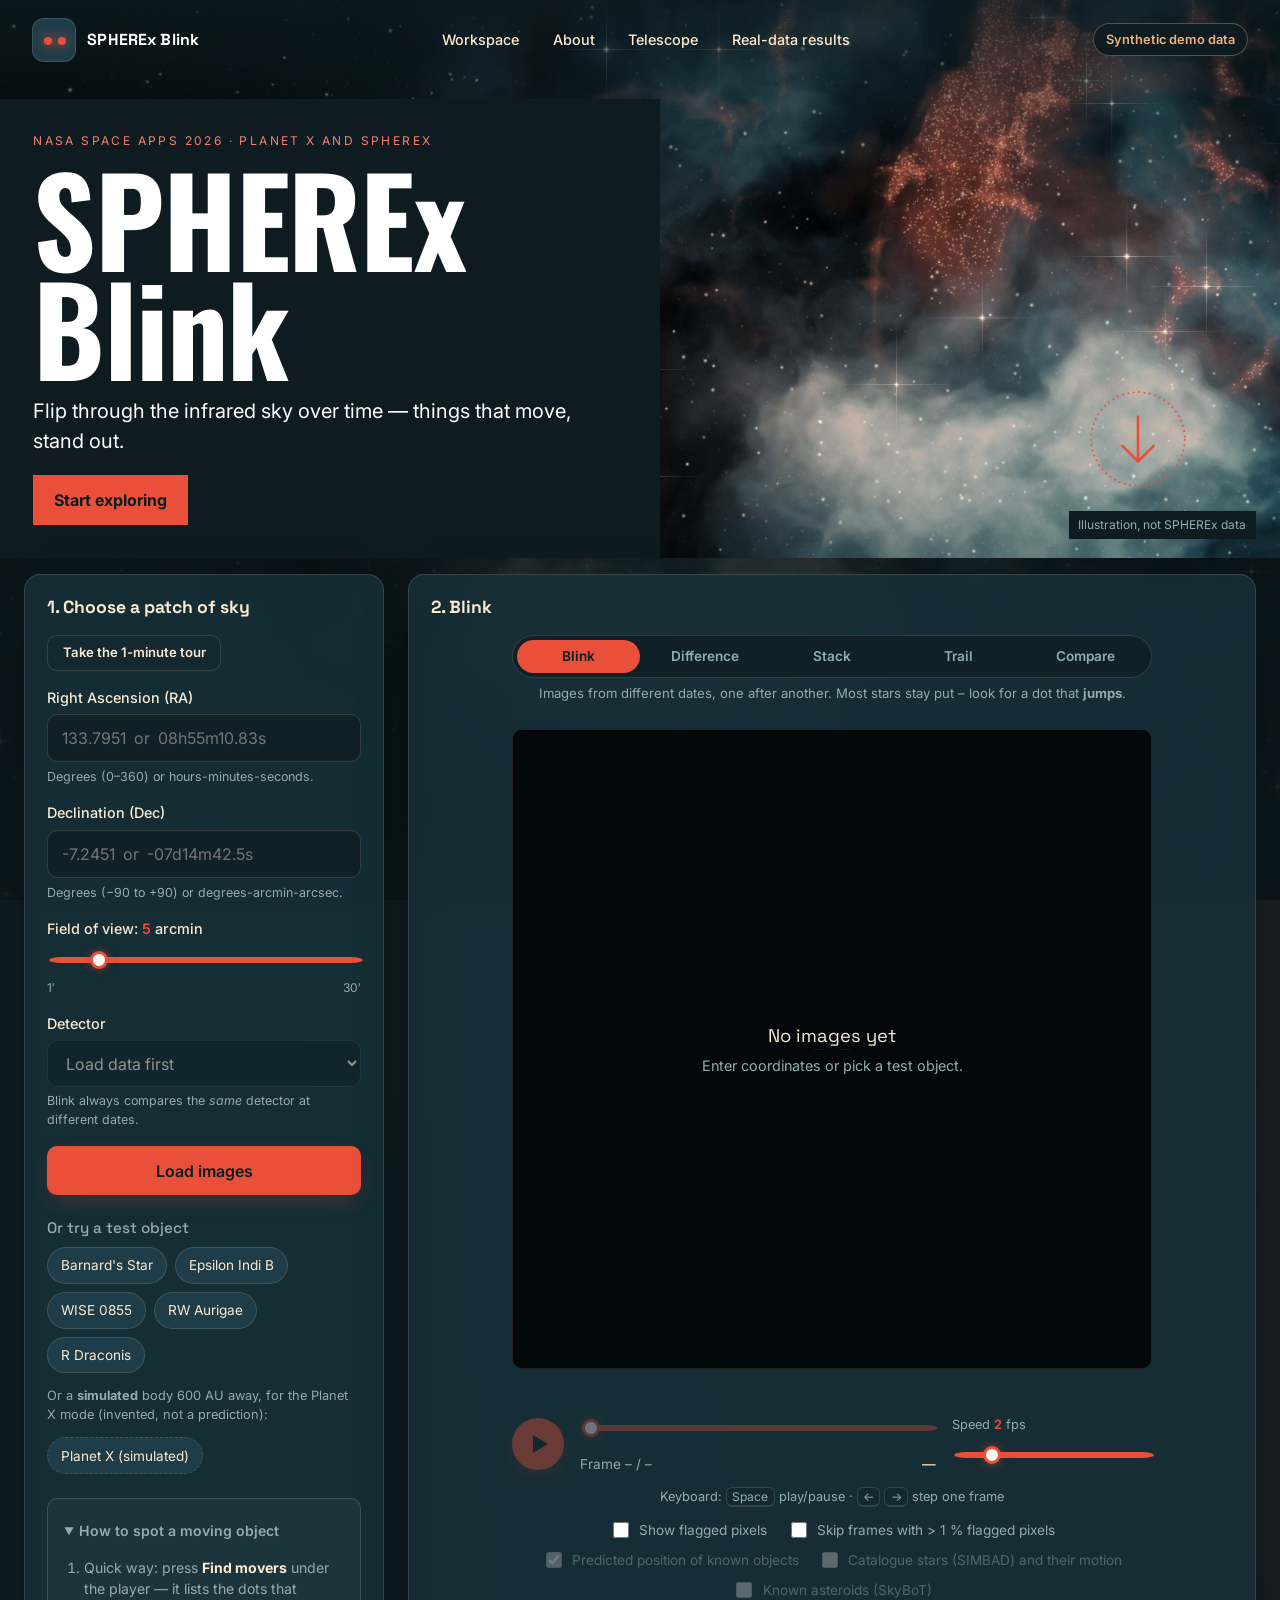
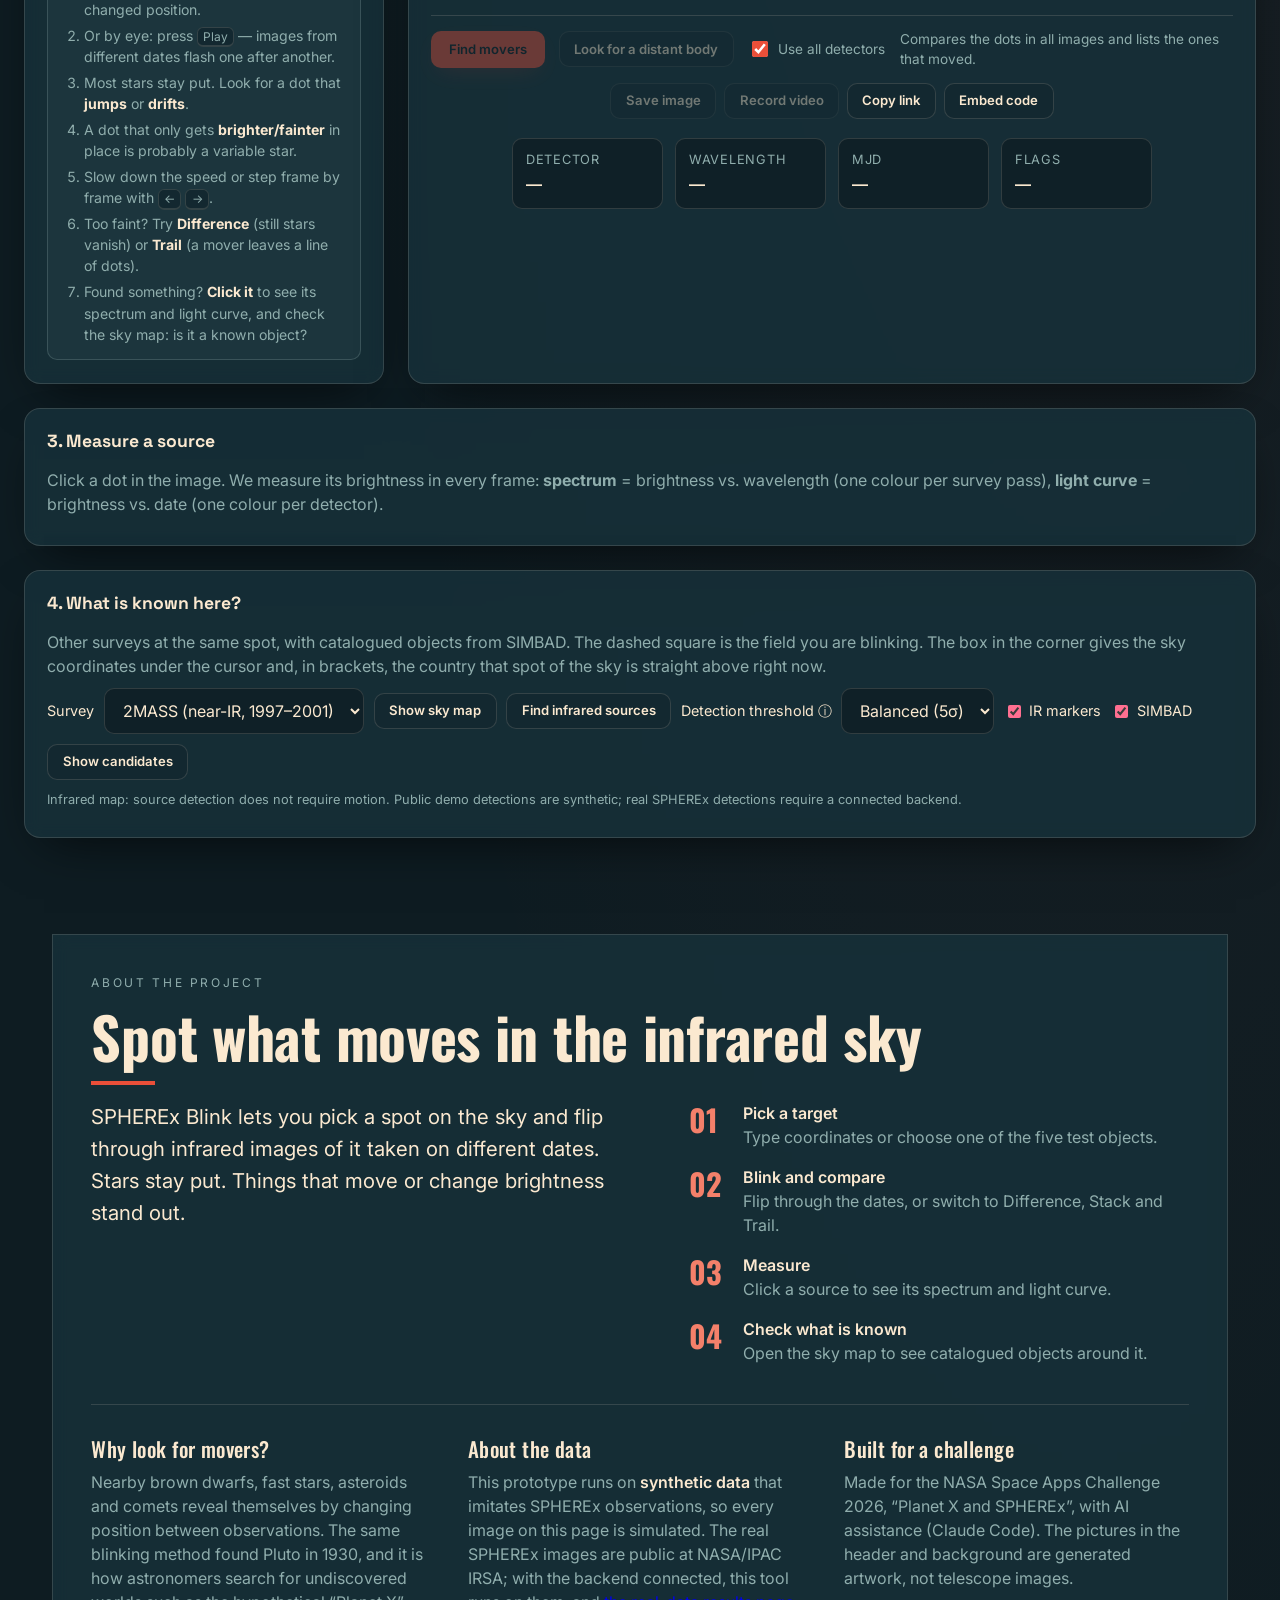
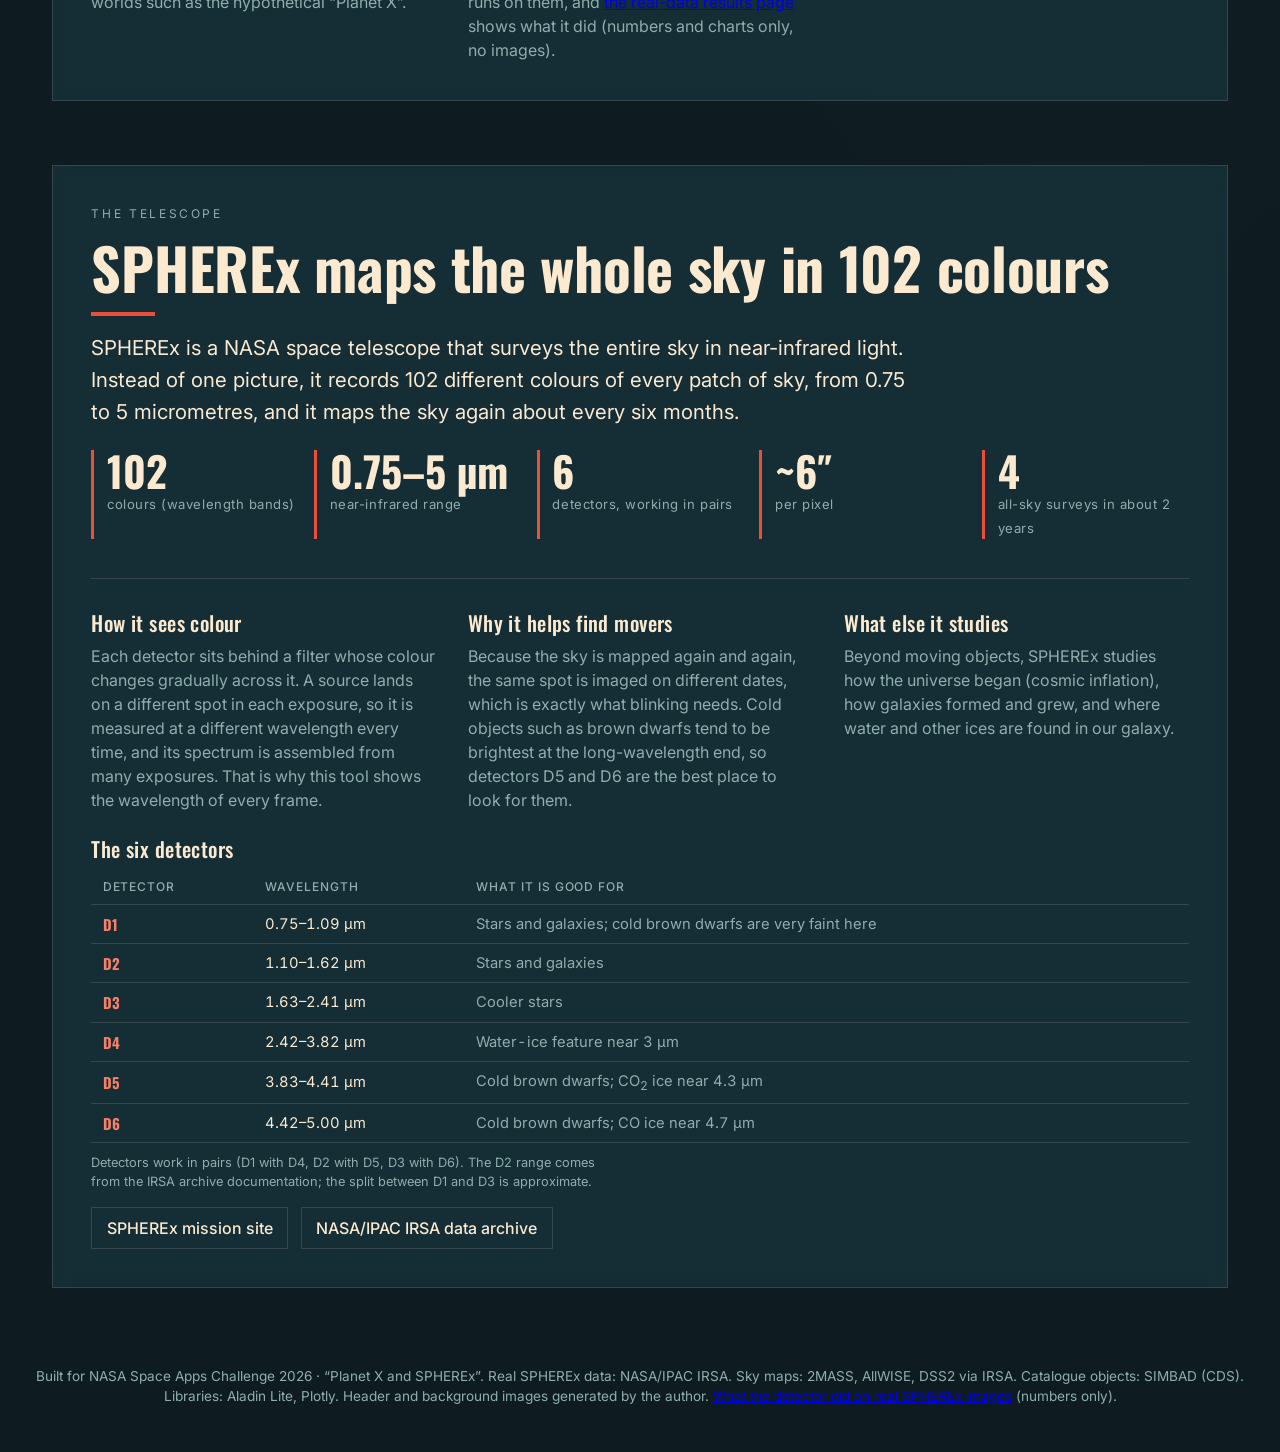
<file: frontend/index.html>
<!DOCTYPE html>
<html lang="en">
<head>
  <meta charset="UTF-8">
  <meta name="viewport" content="width=device-width, initial-scale=1.0">
  <title>SPHEREx Blink – Spot Moving Objects in the Infrared Sky</title>
  <meta name="description" content="Enter sky coordinates and blink through NASA SPHEREx near-infrared images taken at different times to spot moving objects like brown dwarfs, nearby stars and asteroids.">

  <!-- Google Fonts: Space Grotesk for headings, Inter for body text -->
  <link rel="preconnect" href="https://fonts.googleapis.com">
  <link rel="preconnect" href="https://fonts.gstatic.com" crossorigin>
  <link href="https://fonts.googleapis.com/css2?family=Inter:wght@400;500;600&family=Oswald:wght@500;700&family=Space+Grotesk:wght@500;700&display=swap" rel="stylesheet">

  <script>if (/[?&]embed=1(&|$)/.test(location.search)) document.documentElement.classList.add("embed");</script>   <!-- ?embed=1: workspace only, for an <iframe> -->
  <link rel="stylesheet" href="css/styles.css?v=15">
</head>
<body>
  <!-- Decorative animated starfield behind everything (pure CSS, aria-hidden) -->
  <div class="sky-bg" aria-hidden="true"></div>

  <!-- Hero header: big banner. The picture is a decorative illustration generated by
       scratch/make_nebula.py (own work, no third-party pixels), not SPHEREx data. -->
  <header class="hero" id="top">
    <div class="hero-top">
      <a class="hero-logo" href="#top"><span class="brand-logo" aria-hidden="true"></span><span>SPHEREx Blink</span></a>
      <nav class="hero-nav" aria-label="Page sections"><a href="#workspace">Workspace</a><a href="#about">About</a><a href="#telescope">Telescope</a><a href="results.html">Real-data results</a></nav>
      <span class="badge" id="data-source-badge" title="Which data source is active">Synthetic demo data</span>
    </div>
    <div class="hero-title">
      <p class="hero-eyebrow">NASA Space Apps 2026 &middot; Planet X and SPHEREx</p>
      <h1><span>SPHEREx</span><span>Blink</span></h1>
      <p class="hero-tag">Flip through the infrared sky over time &mdash; things that move, stand out.</p>
      <a class="hero-cta" href="#workspace">Start exploring</a>
    </div>
    <a class="hero-scroll" href="#workspace" aria-label="Scroll down to the workspace">
      <svg viewBox="0 0 120 120" aria-hidden="true" focusable="false">
        <circle class="ring" cx="60" cy="60" r="54" fill="none" stroke="currentColor" stroke-width="2" stroke-dasharray="2 4.2"/>
        <path d="M60 34v50M42 68l18 18 18-18" fill="none" stroke="currentColor" stroke-width="3" stroke-linecap="round" stroke-linejoin="round"/>
      </svg>
    </a>
    <p class="hero-credit">Illustration, not SPHEREx data</p>
  </header>

  <!-- Only visible with ?embed=1 (the banner, which holds the data badge, is hidden then): say what the data is -->
  <p class="embed-note" id="embed-note"></p>

  <main class="layout" id="workspace">
    <!-- ============ LEFT: search controls ============ -->
    <section class="panel controls" aria-labelledby="controls-title">
      <h2 id="controls-title">1. Choose a patch of sky</h2>
      <p class="tour-launch"><button type="button" class="btn btn-small" id="tour-btn">Take the 1-minute tour</button></p>

      <form id="search-form" novalidate>
        <div class="field">
          <label for="ra-input">Right Ascension (RA)</label>
          <input id="ra-input" name="ra" type="text" inputmode="decimal" autocomplete="off"
                 placeholder="133.7951  or  08h55m10.83s" aria-describedby="ra-help ra-error">
          <small id="ra-help" class="help">Degrees (0–360) or hours-minutes-seconds.</small>
          <small id="ra-error" class="error-text" role="alert"></small>
        </div>

        <div class="field">
          <label for="dec-input">Declination (Dec)</label>
          <input id="dec-input" name="dec" type="text" inputmode="decimal" autocomplete="off"
                 placeholder="-7.2451  or  -07d14m42.5s" aria-describedby="dec-help dec-error">
          <small id="dec-help" class="help">Degrees (−90 to +90) or degrees-arcmin-arcsec.</small>
          <small id="dec-error" class="error-text" role="alert"></small>
        </div>

        <div class="field">
          <label for="fov-input">Field of view: <output id="fov-value" for="fov-input">5</output> arcmin</label>
          <input id="fov-input" name="fov" type="range" min="1" max="30" step="1" value="5">
          <div class="range-scale" aria-hidden="true"><span>1′</span><span>30′</span></div>
        </div>

        <div class="field">
          <label for="det-select">Detector</label>
          <!-- Options are filled from the data (step 4). Disabled until we have data. -->
          <select id="det-select" name="det" disabled>
            <option value="">Load data first</option>
          </select>
          <small class="help">Blink always compares the <em>same</em> detector at different dates.</small>
        </div>

        <button type="submit" id="load-btn" class="btn btn-primary">
          <span class="btn-label">Load images</span>
        </button>
      </form>

      <div class="quick-picks">
        <h3>Or try a test object</h3>
        <!-- Buttons get their coordinates from js/targets.js (step 2) -->
        <div id="quick-pick-list" class="chip-list" role="group" aria-label="Test objects"></div>
        <!-- Only with synthetic data: the simulated body exists in js/data/mockSource.js, not in the sky -->
        <div id="planetx-block" class="planetx-block">
          <p class="muted small">Or a <strong>simulated</strong> body 600 AU away, for the Planet X mode (invented, not a prediction):</p>
          <div class="chip-list"><button type="button" class="chip chip-sim" id="planetx-demo-btn" title="Loads a 30 arcmin field with a simulated distant body, then press Look for a distant body">Planet X (simulated)</button></div>
        </div>
      </div>

      <details class="hint" open>
        <summary>How to spot a moving object</summary>
        <ol>
          <li>Quick way: press <strong>Find movers</strong> under the player &mdash; it lists the dots that changed position.</li>
          <li>Or by eye: press <kbd>Play</kbd> &mdash; images from different dates flash one after another.</li>
          <li>Most stars stay put. Look for a dot that <strong>jumps</strong> or <strong>drifts</strong>.</li>
          <li>A dot that only gets <strong>brighter/fainter</strong> in place is probably a variable star.</li>
          <li>Slow down the speed or step frame by frame with <kbd>←</kbd> <kbd>→</kbd>.</li>
          <li>Too faint? Try <strong>Difference</strong> (still stars vanish) or <strong>Trail</strong> (a mover leaves a line of dots).</li>
          <li>Found something? <strong>Click it</strong> to see its spectrum and light curve, and check the sky map: is it a known object?</li>
        </ol>
      </details>
    </section>

    <!-- ============ RIGHT: blink player ============ -->
    <section class="panel player" aria-labelledby="player-title">
      <h2 id="player-title">2. Blink</h2>

      <!-- View modes. Native radio buttons = free keyboard support (arrow keys). -->
      <fieldset class="mode-switch" id="mode-switch">
        <legend class="sr-only">View mode</legend>
        <label><input type="radio" name="mode" value="blink" checked><span>Blink</span></label>
        <label><input type="radio" name="mode" value="diff"><span>Difference</span></label>
        <label><input type="radio" name="mode" value="mean"><span>Stack</span></label>
        <label><input type="radio" name="mode" value="max"><span>Trail</span></label>
        <label><input type="radio" name="mode" value="compare"><span>Compare</span></label>
      </fieldset>
      <p class="mode-help" id="mode-help" aria-live="polite"></p>
      <!-- Compare mode: pick image A, image B and the operation yourself (js/features/compare.js) -->
      <div class="compare-controls" id="compare-controls" hidden>
        <label>Image A <select id="cmp-a"></select></label>
        <label>Operation
          <select id="cmp-op">
            <option value="sub">A − B · what changed</option>
            <option value="add">A + B · deeper picture</option>
          </select>
        </label>
        <label>Image B <select id="cmp-b"></select></label>
      </div>

      <!-- The stage holds the image. aria-live announces status changes to screen readers. -->
      <div class="stage" id="stage">
        <canvas id="blink-canvas" width="512" height="512" aria-label="Blink image" role="img"
                title="Click a source to measure its brightness"></canvas>
        <div class="crosshair" aria-hidden="true"></div>
        <div class="stage-overlay" id="stage-overlay" aria-live="polite">
          <p class="overlay-title">No images yet</p>
          <p class="overlay-sub">Enter coordinates or pick a test object.</p>
          <!-- Progress bar while images preload; hidden unless JS sets a value -->
          <progress id="overlay-progress" class="overlay-progress" max="1" value="0" hidden></progress>
          <button type="button" id="retry-btn" class="btn btn-retry" hidden>Try again</button>
        </div>
      </div>

      <!-- Short, non-blocking notes (e.g. "D1 has no images here, showing D2") -->
      <p id="status-msg" class="status" role="status" aria-live="polite"></p>

      <div class="player-controls" role="group" aria-label="Blink player controls">
        <button type="button" id="play-btn" class="btn btn-icon" aria-label="Play" disabled>
          <span class="icon-play" aria-hidden="true"></span>
        </button>

        <div class="frame-slider">
          <label for="frame-slider" class="sr-only">Frame</label>
          <input id="frame-slider" type="range" min="0" max="0" value="0" disabled>
          <div class="frame-info">
            <span id="frame-counter">Frame – / –</span>
            <span id="frame-date">—</span>
          </div>
        </div>

        <div class="speed">
          <label for="speed-input">Speed <output id="speed-value" for="speed-input">2</output> fps</label>
          <input id="speed-input" type="range" min="0.5" max="10" step="0.5" value="2">
        </div>
      </div>

      <p class="shortcuts" id="shortcuts-hint">
        Keyboard: <kbd>Space</kbd> play/pause &middot; <kbd>←</kbd> <kbd>→</kbd> step one frame
      </p>

      <div class="player-options">
        <label class="check"><input type="checkbox" id="show-flags"> Show flagged pixels</label>
        <label class="check"><input type="checkbox" id="skip-flagged"> Skip frames with &gt; 1&nbsp;% flagged pixels</label>
        <label class="check"><input type="checkbox" id="show-track" checked disabled> Predicted position of known objects</label>
        <label class="check"><input type="checkbox" id="show-catalogue" disabled> Catalogue stars (SIMBAD) and their motion</label>
        <label class="check"><input type="checkbox" id="show-asteroids" disabled> Known asteroids (SkyBoT)</label>
      </div>
      <!-- Filled when a test object is in the field: how far it should move, in pixels -->
      <p class="track-info" id="track-info" aria-live="polite"></p>
      <!-- Filled when "Catalogue stars" is ticked: what SIMBAD lists in this field -->
      <p class="track-info" id="catalogue-info" aria-live="polite"></p>
      <!-- Filled when "Known asteroids" is ticked: which known Solar System bodies cross this field, per image date -->
      <p class="track-info" id="asteroid-info" aria-live="polite"></p>
      <!-- Shown with "Show flagged pixels": what the red means -->
      <p class="flags-legend" id="flags-legend" hidden><span class="swatch" aria-hidden="true"></span> Red = flagged as bad data: hot, cold or dead pixels, overflow, ghosts, transients. Flags that only say &ldquo;a known source is here&rdquo; are ignored. The &ldquo;Flags&rdquo; figure below is the share of red pixels.</p>

      <!-- Find movers: lists dots that change position between dates (js/features/movers.js) -->
      <div class="movers" id="movers">
        <div class="movers-head">
          <button type="button" class="btn btn-primary btn-small" id="find-movers-btn" disabled>Find movers</button>
          <button type="button" class="btn btn-small" id="find-distant-btn" disabled title="Planet X mode: looks for a body in the outer Solar System. It swings back and forth as the Earth goes round the Sun (parallax), so its path is not a straight line, and the size of the swing gives its distance. Needs a wide field (about 30 arcmin).">Look for a distant body</button>
          <label class="check movers-all"><input type="checkbox" id="movers-all-det" checked> Use all detectors</label>
          <p class="movers-status" id="movers-status" role="status" aria-live="polite">Compares the dots in all images and lists the ones that moved.</p>
        </div>
        <ol class="mover-list" id="mover-list" aria-label="Candidate movers" hidden></ol>
        <div class="mover-export" id="mover-export" hidden>
          <button type="button" class="btn btn-small" id="export-csv-btn" title="One line per candidate: position, motion, significance, distance, known object, asteroid check, what the data is, and a link back to this view">Save list (CSV)</button>
          <button type="button" class="btn btn-small" id="export-json-btn" title="The same, as JSON, with the field, the date and a reminder that candidates are not discoveries">Save list (JSON)</button>
        </div>
        <div class="mover-detail" id="mover-detail" hidden>
          <p id="mover-detail-text"></p>
          <p id="mover-colour" class="mover-colour" role="status" aria-live="polite" hidden></p>
          <button type="button" class="btn btn-small" id="mover-map-btn">Check in sky map</button>
          <button type="button" class="btn btn-small" id="mover-spectrum-btn" title="Measure the candidate in every image, where it is on that image's date, and plot flux against wavelength">Spectrum along its path</button>
        </div>
      </div>

      <div class="tools" role="group" aria-label="Save and share">
        <button type="button" class="btn btn-small" id="save-png-btn" disabled>Save image</button>
        <button type="button" class="btn btn-small" id="record-btn" disabled>Record video</button>
        <button type="button" class="btn btn-small" id="copy-link-btn">Copy link</button>
        <button type="button" class="btn btn-small" id="copy-embed-btn" title="HTML to put this view on another web page">Embed code</button>
      </div>

      <!-- Metadata of the current frame -->
      <dl class="meta" id="frame-meta">
        <div><dt>Detector</dt><dd id="meta-det">—</dd></div>
        <div><dt>Wavelength</dt><dd id="meta-wl">—</dd></div>
        <div><dt>MJD</dt><dd id="meta-mjd">—</dd></div>
        <div><dt>Flags</dt><dd id="meta-flags">—</dd></div>
      </dl>

      <!-- "All" detectors: one averaged image per detector. Click one to blink it. -->
      <div class="overview" id="overview" hidden>
        <h3>All detectors <span class="muted">(average of each &middot; click to blink)</span></h3>
        <div class="overview-grid" id="overview-grid"></div>
      </div>
    </section>

    <!-- ============ 3. Measure (spectrum + light curve) ============ -->
    <section class="panel measure" aria-labelledby="measure-title">
      <h2 id="measure-title">3. Measure a source</h2>
      <p class="muted" id="measure-hint">
        Click a dot in the image. We measure its brightness in every frame:
        <strong>spectrum</strong> = brightness vs. wavelength (one colour per survey pass),
        <strong>light curve</strong> = brightness vs. date (one colour per detector).
      </p>
      <p class="measure-pos" id="measure-pos" aria-live="polite"></p>
      <div class="charts" id="charts" hidden>
        <figure class="chart">
          <figcaption id="spectrum-caption">Spectrum at the marked position</figcaption>
          <div id="spectrum-chart" class="chart-box"></div>
        </figure>
        <figure class="chart">
          <figcaption id="lightcurve-caption">Light curve at the marked position</figcaption>
          <div id="lightcurve-chart" class="chart-box"></div>
        </figure>
      </div>
      <p class="muted small" id="measure-note" hidden>
        Flux = background-subtracted sum in a 2-pixel aperture, in image units (not calibrated).
        A <em>moving</em> object is only inside the circle on the dates when it was there –
        that is expected, not an error.
      </p>
      <details class="table-view" id="measure-table-wrap" hidden>
        <summary>Show as table</summary>
        <div class="table-scroll"><table id="measure-table"></table></div>
      </details>
    </section>

    <!-- ============ 4. Sky context (Aladin Lite) ============ -->
    <section class="panel context" aria-labelledby="context-title">
      <h2 id="context-title">4. What is known here?</h2>
      <p class="muted">Other surveys at the same spot, with catalogued objects from SIMBAD.
        The dashed square is the field you are blinking. The box in the corner gives the sky coordinates under the cursor
        and, in brackets, the country that spot of the sky is straight above right now.</p>
      <div class="skyframe" id="sky-frame">
        <div class="context-controls">
          <label for="survey-select">Survey</label>
          <select id="survey-select">
            <option value="2mass">2MASS (near-IR, 1997–2001)</option>
            <option value="allwise">AllWISE (mid-IR, 2010)</option>
            <option value="dss2">DSS2 (optical, 1950s–90s)</option>
          </select>
          <button type="button" class="btn btn-small" id="aladin-btn">Show sky map</button>
          <button type="button" class="btn btn-small" id="infrared-map-btn">Find infrared sources</button>
          <label for="infrared-sigma" title="Minimum signal above estimated background noise. 4σ detects fainter peaks but more false positives; 7σ is stricter.">Detection threshold ⓘ</label>
          <select id="infrared-sigma" aria-label="Infrared detection threshold">
            <option value="4">Sensitive (4σ)</option>
            <option value="5" selected>Balanced (5σ)</option>
            <option value="7">Strict (7σ)</option>
          </select>
          <label class="infrared-check"><input id="infrared-show-candidates" type="checkbox" checked> IR markers</label>
          <label class="infrared-check"><input id="infrared-show-simbad" type="checkbox" checked> SIMBAD</label>
          <button type="button" class="btn btn-small" id="infrared-toggle-results" aria-expanded="false">Show candidates</button>
          <button type="button" class="btn btn-small" id="sky-full-btn" hidden>Full screen</button>
        </div>
        <div id="aladin-box" class="skymap" hidden></div>
        <p class="muted small" id="aladin-status" aria-live="polite"></p>
        <p class="muted small" id="infrared-map-status" aria-live="polite">Infrared map: source detection does not require motion. Public demo detections are synthetic; real SPHEREx detections require a connected backend.</p>
        <div id="infrared-results" hidden>
          <h3>Infrared source candidates</h3>
          <p class="muted small">Ranked by signal strength and detections across bands, not by movement. Scores are heuristic, not probabilities. A missing SIMBAD match does not mean a new discovery.</p>
          <button type="button" class="btn btn-small" id="infrared-export">Export candidates CSV</button>
          <div class="infrared-table-wrap"><table class="infrared-table" aria-label="Infrared source candidates">
            <thead><tr><th scope="col">Candidate</th><th scope="col">RA (°)</th><th scope="col">Dec (°)</th><th scope="col">IR bands</th><th scope="col" title="Peak signal-to-noise ratio">Peak S/N</th><th scope="col">SIMBAD match</th></tr></thead>
            <tbody id="infrared-rows"></tbody>
          </table></div>
          <p class="muted small" id="infrared-detail" aria-live="polite">Select a candidate to inspect its band coverage.</p>
        </div>
        <p class="muted small" id="sky-geo-note" hidden></p>
      </div>
    </section>
  </main>

  <!-- ============ ABOUT THE PROJECT ============ -->
  <section class="info" id="about" aria-labelledby="about-title">
    <div class="info-box">
      <p class="info-kicker">About the project</p>
      <h2 id="about-title">Spot what moves in the infrared sky</h2>
      <div class="info-top">
        <p class="info-lead">SPHEREx Blink lets you pick a spot on the sky and flip through infrared images of it taken on different dates. Stars stay put. Things that move or change brightness stand out.</p>
        <ol class="steps">
          <li><b>Pick a target</b>Type coordinates or choose one of the five test objects.</li>
          <li><b>Blink and compare</b>Flip through the dates, or switch to Difference, Stack and Trail.</li>
          <li><b>Measure</b>Click a source to see its spectrum and light curve.</li>
          <li><b>Check what is known</b>Open the sky map to see catalogued objects around it.</li>
        </ol>
      </div>
      <div class="info-cols">
        <div>
          <h3>Why look for movers?</h3>
          <p>Nearby brown dwarfs, fast stars, asteroids and comets reveal themselves by changing position between observations. The same blinking method found Pluto in 1930, and it is how astronomers search for undiscovered worlds such as the hypothetical &ldquo;Planet X&rdquo;.</p>
        </div>
        <div>
          <h3>About the data</h3>
          <p>This prototype runs on <strong>synthetic data</strong> that imitates SPHEREx observations, so every image on this page is simulated. The real SPHEREx images are public at NASA/IPAC IRSA; with the backend connected, this tool runs on them, and <a href="results.html">the real-data results page</a> shows what it did (numbers and charts only, no images).</p>
        </div>
        <div>
          <h3>Built for a challenge</h3>
          <p>Made for the NASA Space Apps Challenge 2026, &ldquo;Planet X and SPHEREx&rdquo;, with AI assistance (Claude Code). The pictures in the header and background are generated artwork, not telescope images.</p>
        </div>
      </div>
    </div>
  </section>

  <!-- ============ ABOUT THE TELESCOPE ============ -->
  <section class="info" id="telescope" aria-labelledby="telescope-title">
    <div class="info-box">
      <p class="info-kicker">The telescope</p>
      <h2 id="telescope-title">SPHEREx maps the whole sky in 102 colours</h2>
      <p class="info-lead">SPHEREx is a NASA space telescope that surveys the entire sky in near-infrared light. Instead of one picture, it records 102 different colours of every patch of sky, from 0.75 to 5 micrometres, and it maps the sky again about every six months.</p>
      <ul class="stats" aria-label="SPHEREx key numbers">
        <li><b>102</b><span>colours (wavelength bands)</span></li>
        <li><b>0.75&ndash;5 &micro;m</b><span>near-infrared range</span></li>
        <li><b>6</b><span>detectors, working in pairs</span></li>
        <li><b>~6&Prime;</b><span>per pixel</span></li>
        <li><b>4</b><span>all-sky surveys in about 2 years</span></li>
      </ul>
      <div class="info-cols">
        <div>
          <h3>How it sees colour</h3>
          <p>Each detector sits behind a filter whose colour changes gradually across it. A source lands on a different spot in each exposure, so it is measured at a different wavelength every time, and its spectrum is assembled from many exposures. That is why this tool shows the wavelength of every frame.</p>
        </div>
        <div>
          <h3>Why it helps find movers</h3>
          <p>Because the sky is mapped again and again, the same spot is imaged on different dates, which is exactly what blinking needs. Cold objects such as brown dwarfs tend to be brightest at the long-wavelength end, so detectors D5 and D6 are the best place to look for them.</p>
        </div>
        <div>
          <h3>What else it studies</h3>
          <p>Beyond moving objects, SPHEREx studies how the universe began (cosmic inflation), how galaxies formed and grew, and where water and other ices are found in our galaxy.</p>
        </div>
      </div>
      <h3 style="margin-top:1.6rem">The six detectors</h3>
      <table class="det-table">
        <thead><tr><th scope="col">Detector</th><th scope="col">Wavelength</th><th scope="col">What it is good for</th></tr></thead>
        <tbody>
          <tr><td>D1</td><td>0.75&ndash;1.09 &micro;m</td><td>Stars and galaxies; cold brown dwarfs are very faint here</td></tr>
          <tr><td>D2</td><td>1.10&ndash;1.62 &micro;m</td><td>Stars and galaxies</td></tr>
          <tr><td>D3</td><td>1.63&ndash;2.41 &micro;m</td><td>Cooler stars</td></tr>
          <tr><td>D4</td><td>2.42&ndash;3.82 &micro;m</td><td>Water-ice feature near 3 &micro;m</td></tr>
          <tr><td>D5</td><td>3.83&ndash;4.41 &micro;m</td><td>Cold brown dwarfs; CO<sub>2</sub> ice near 4.3 &micro;m</td></tr>
          <tr><td>D6</td><td>4.42&ndash;5.00 &micro;m</td><td>Cold brown dwarfs; CO ice near 4.7 &micro;m</td></tr>
        </tbody>
      </table>
      <p class="info-note">Detectors work in pairs (D1 with D4, D2 with D5, D3 with D6). The D2 range comes from the IRSA archive documentation; the split between D1 and D3 is approximate.</p>
      <div class="info-links">
        <a href="https://spherex.caltech.edu/" target="_blank" rel="noopener">SPHEREx mission site</a>
        <a href="https://irsa.ipac.caltech.edu/" target="_blank" rel="noopener">NASA/IPAC IRSA data archive</a>
      </div>
    </div>
  </section>

  <footer class="site-footer">
    <p>Built for NASA Space Apps Challenge 2026 &middot; &ldquo;Planet X and SPHEREx&rdquo;. Real SPHEREx data: NASA/IPAC IRSA. Sky maps: 2MASS, AllWISE, DSS2 via IRSA. Catalogue objects: SIMBAD (CDS). Libraries: Aladin Lite, Plotly. Header and background images generated by the author. <a href="results.html">What the detector did on real SPHEREx images</a> (numbers only).</p>
  </footer>

  <!-- type="module" lets us use import/export without a bundler.
       NOTE: modules do NOT load from file:// – serve the folder over http. -->
  <script type="module" src="js/main.js?v=16"></script>
</body>
</html>
</file>
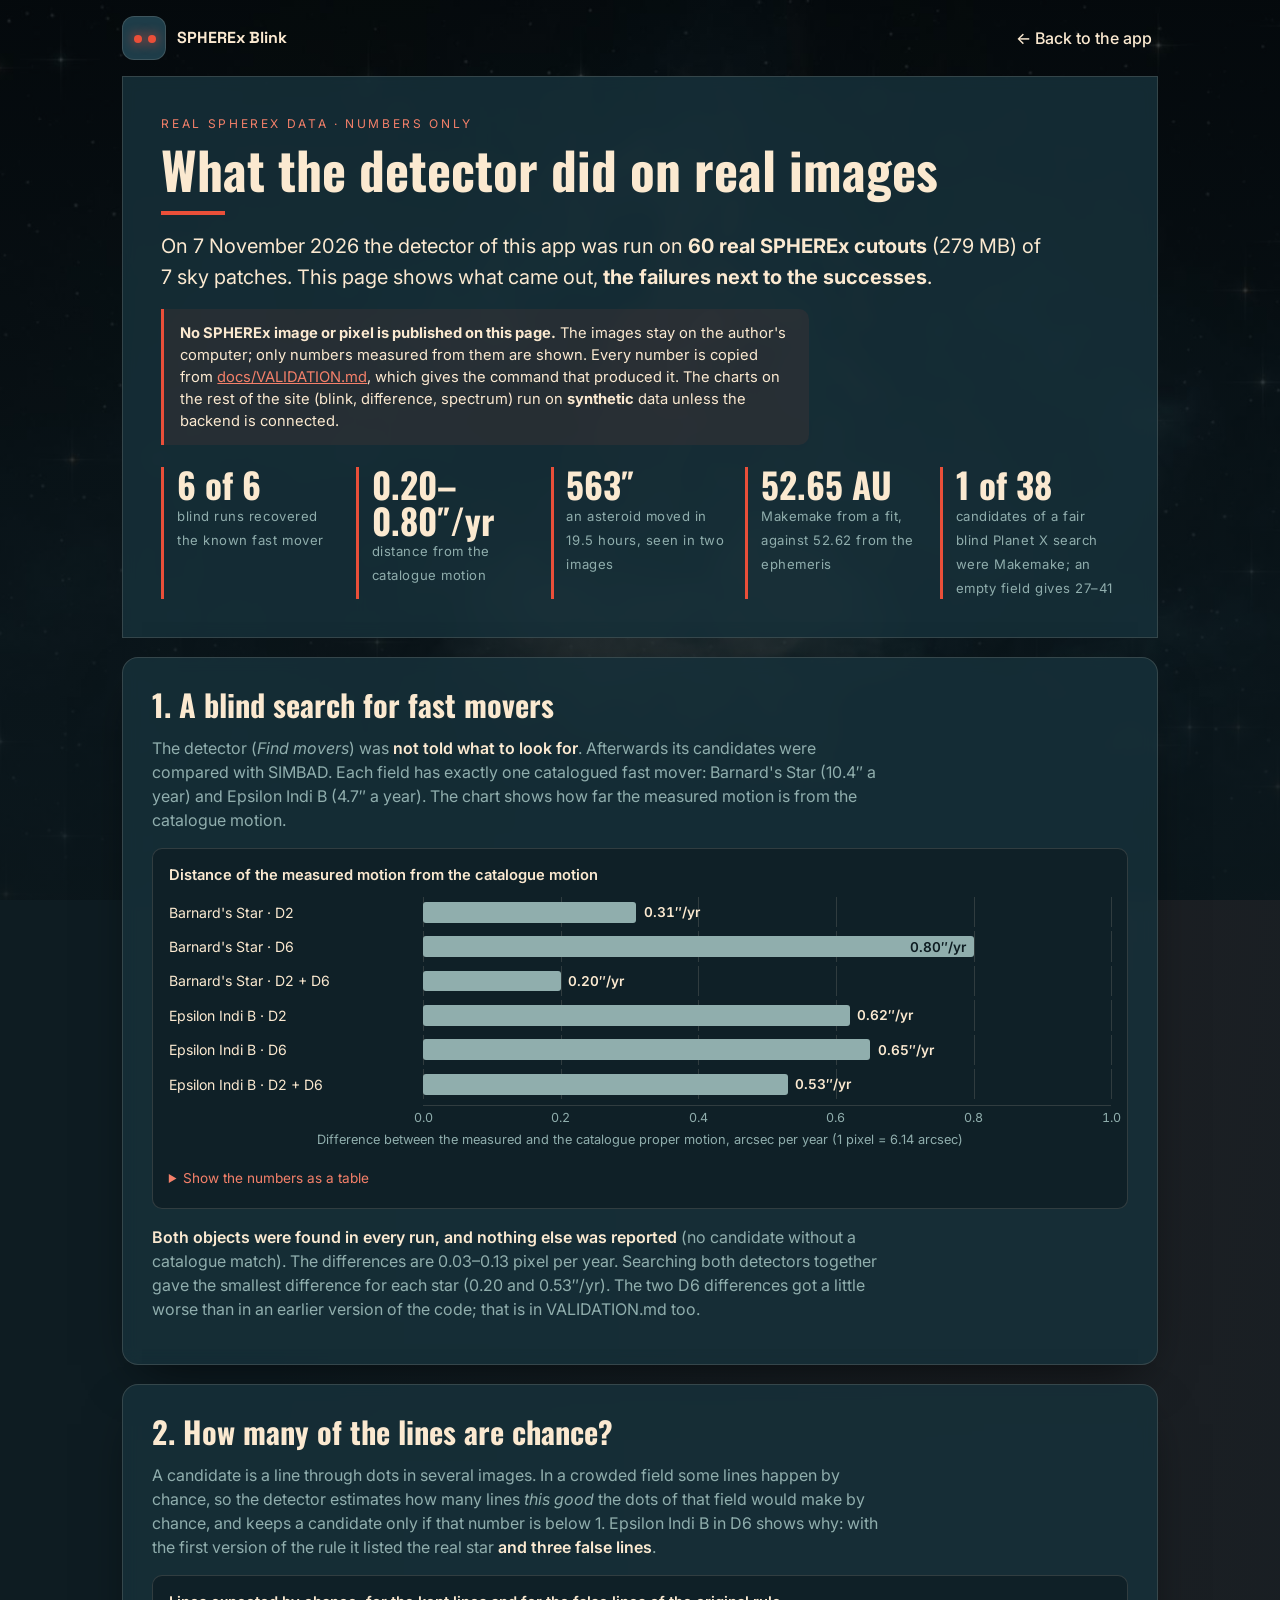
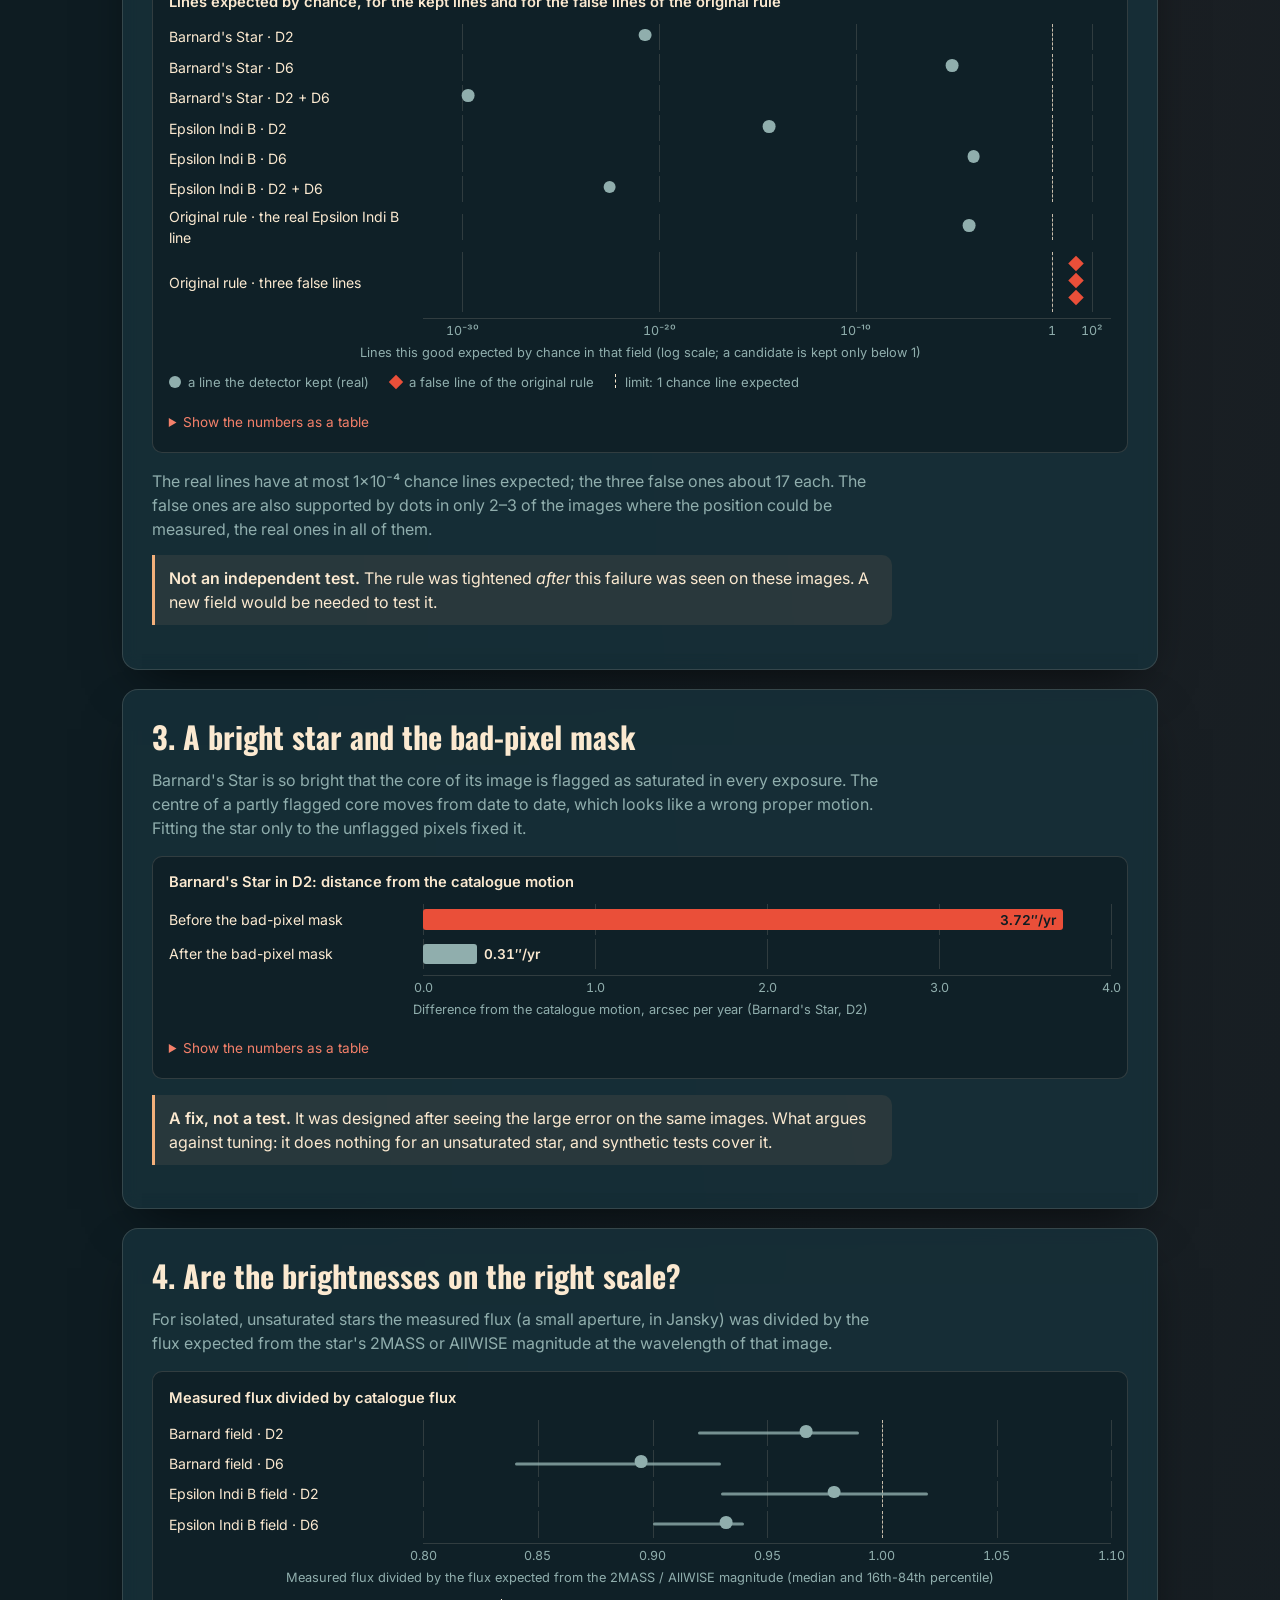
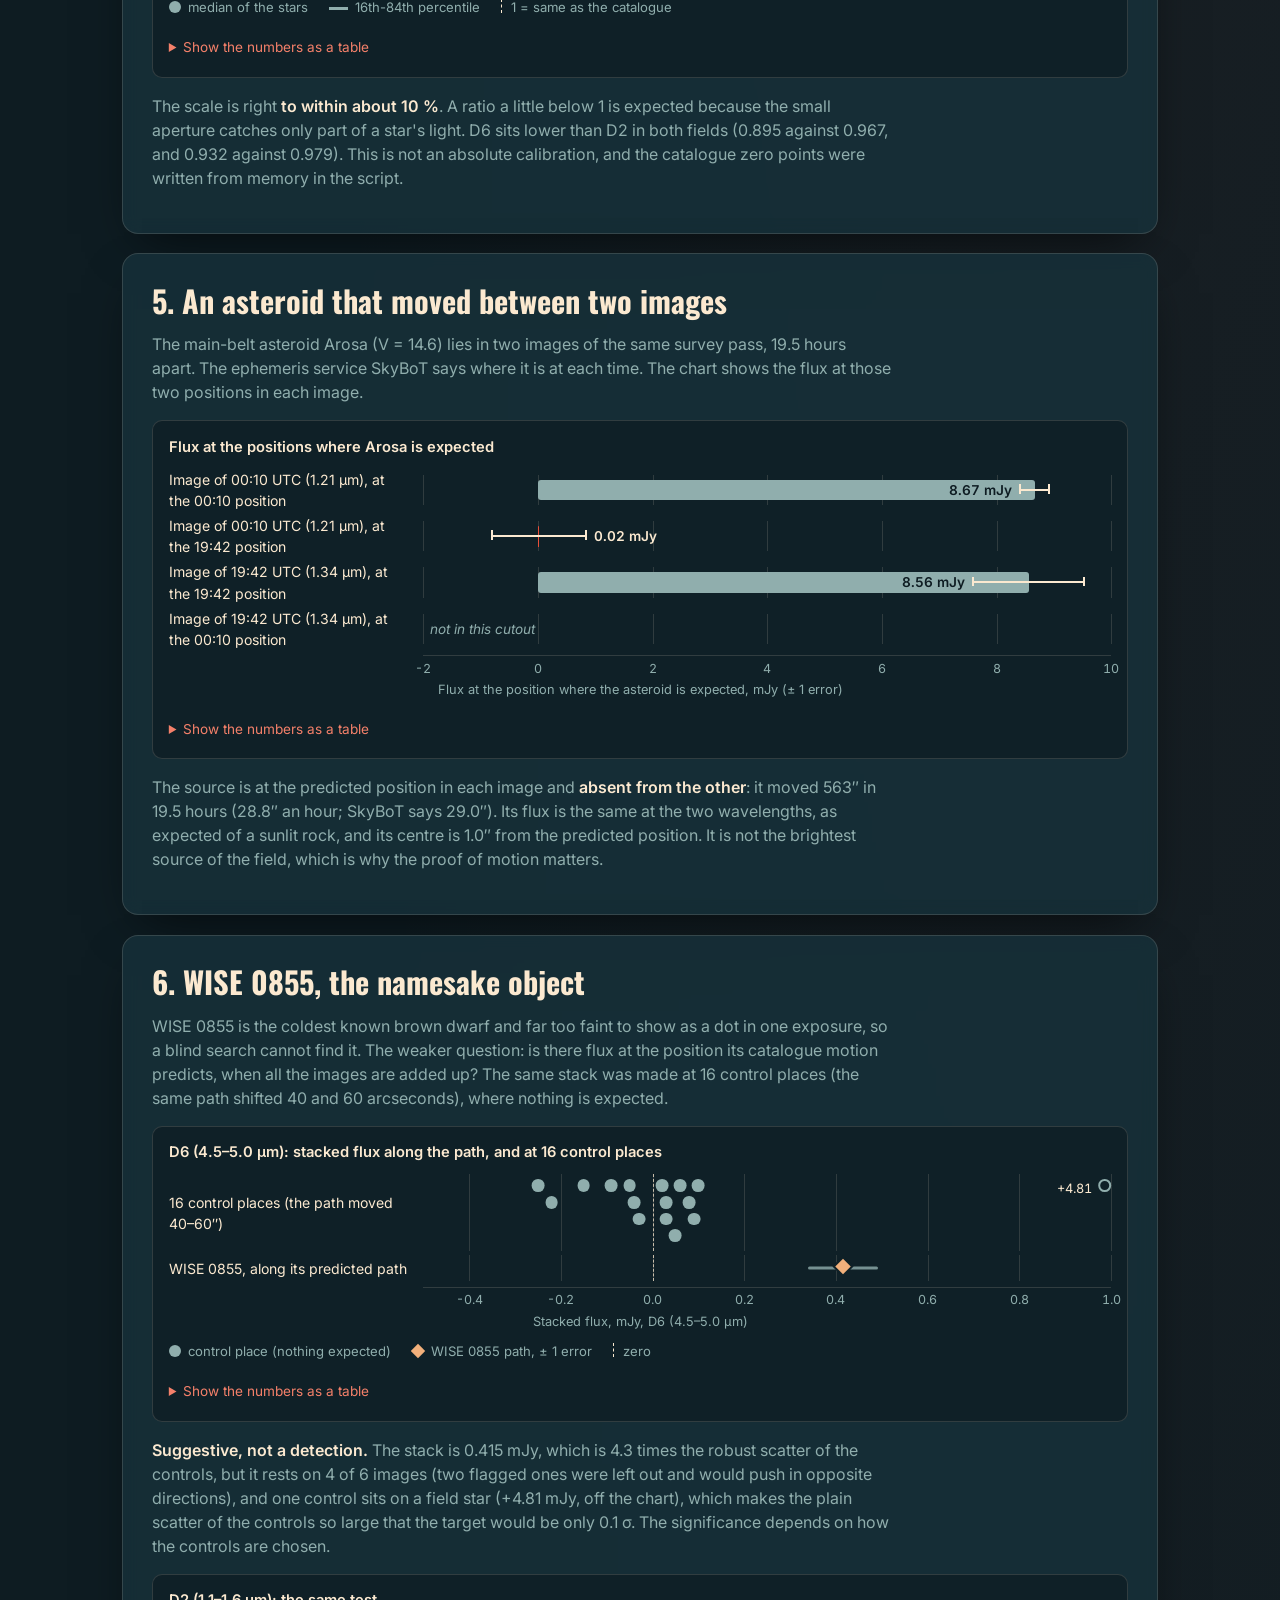
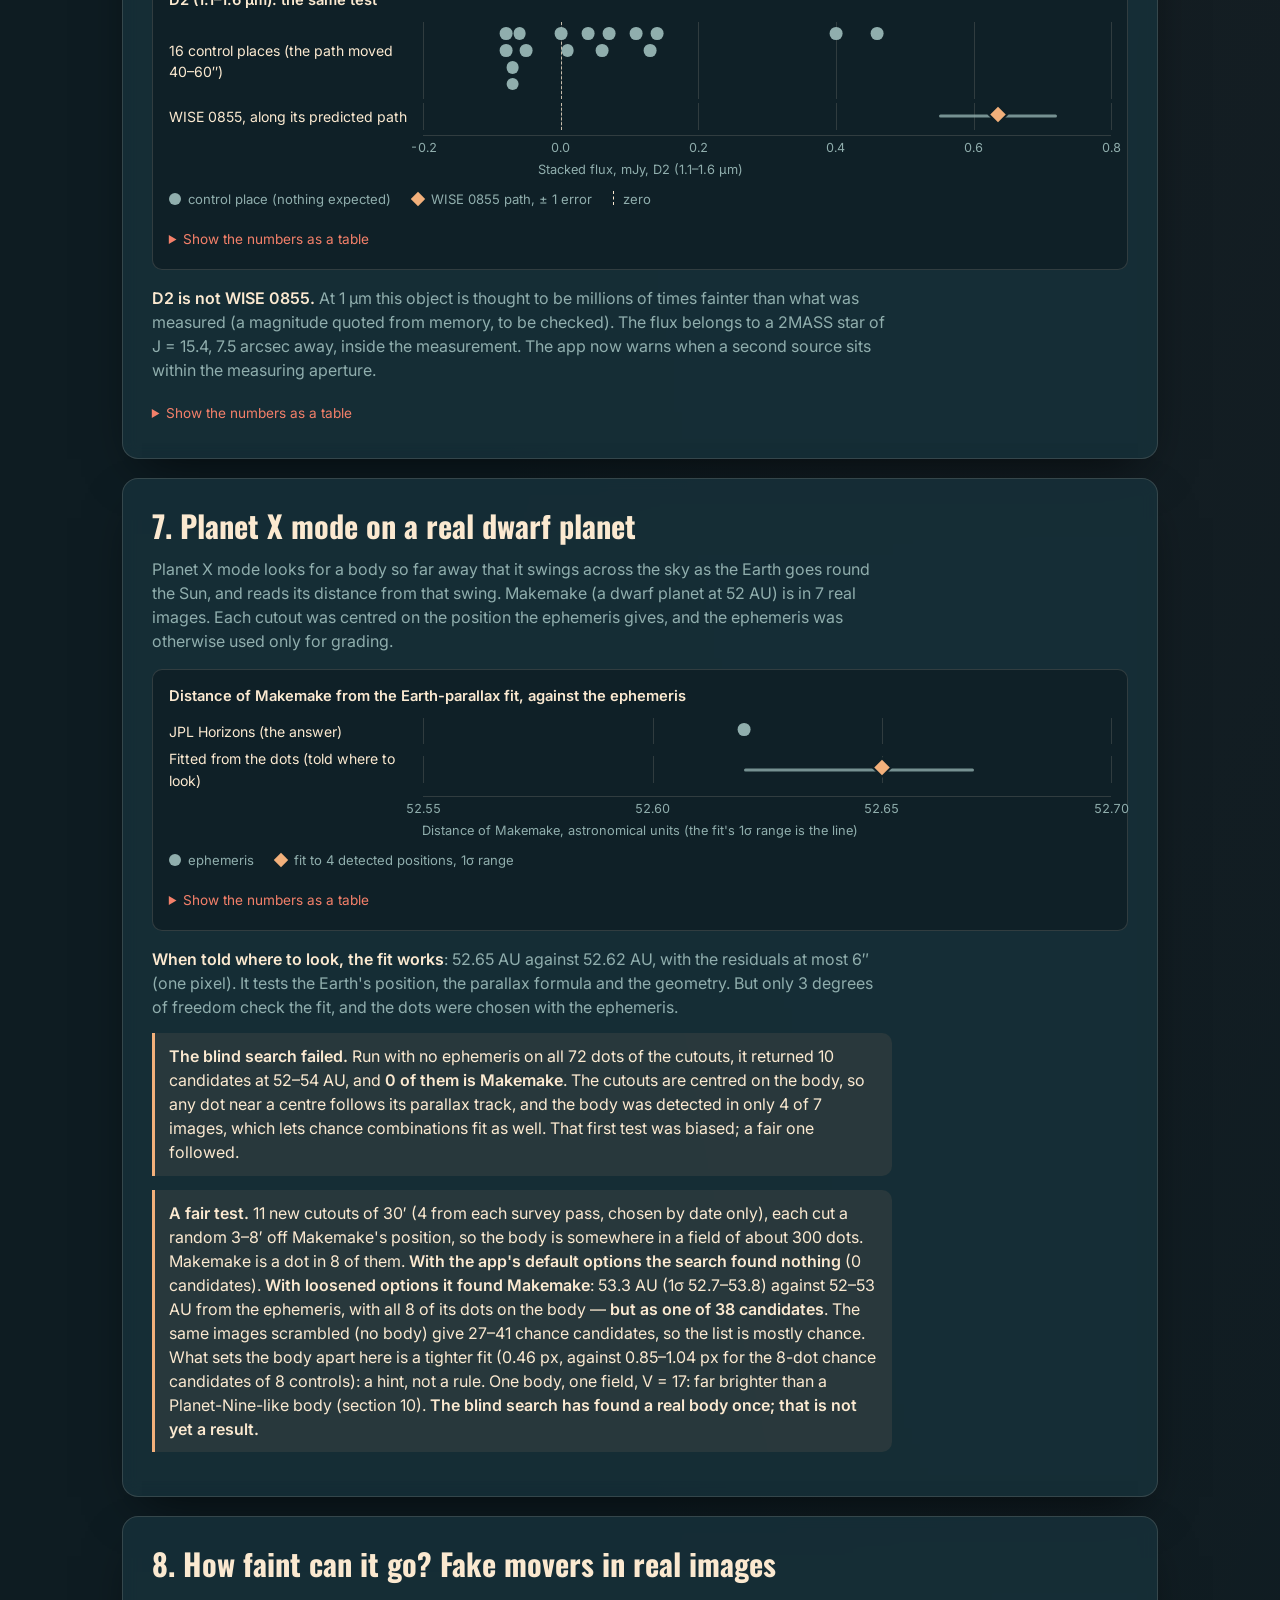
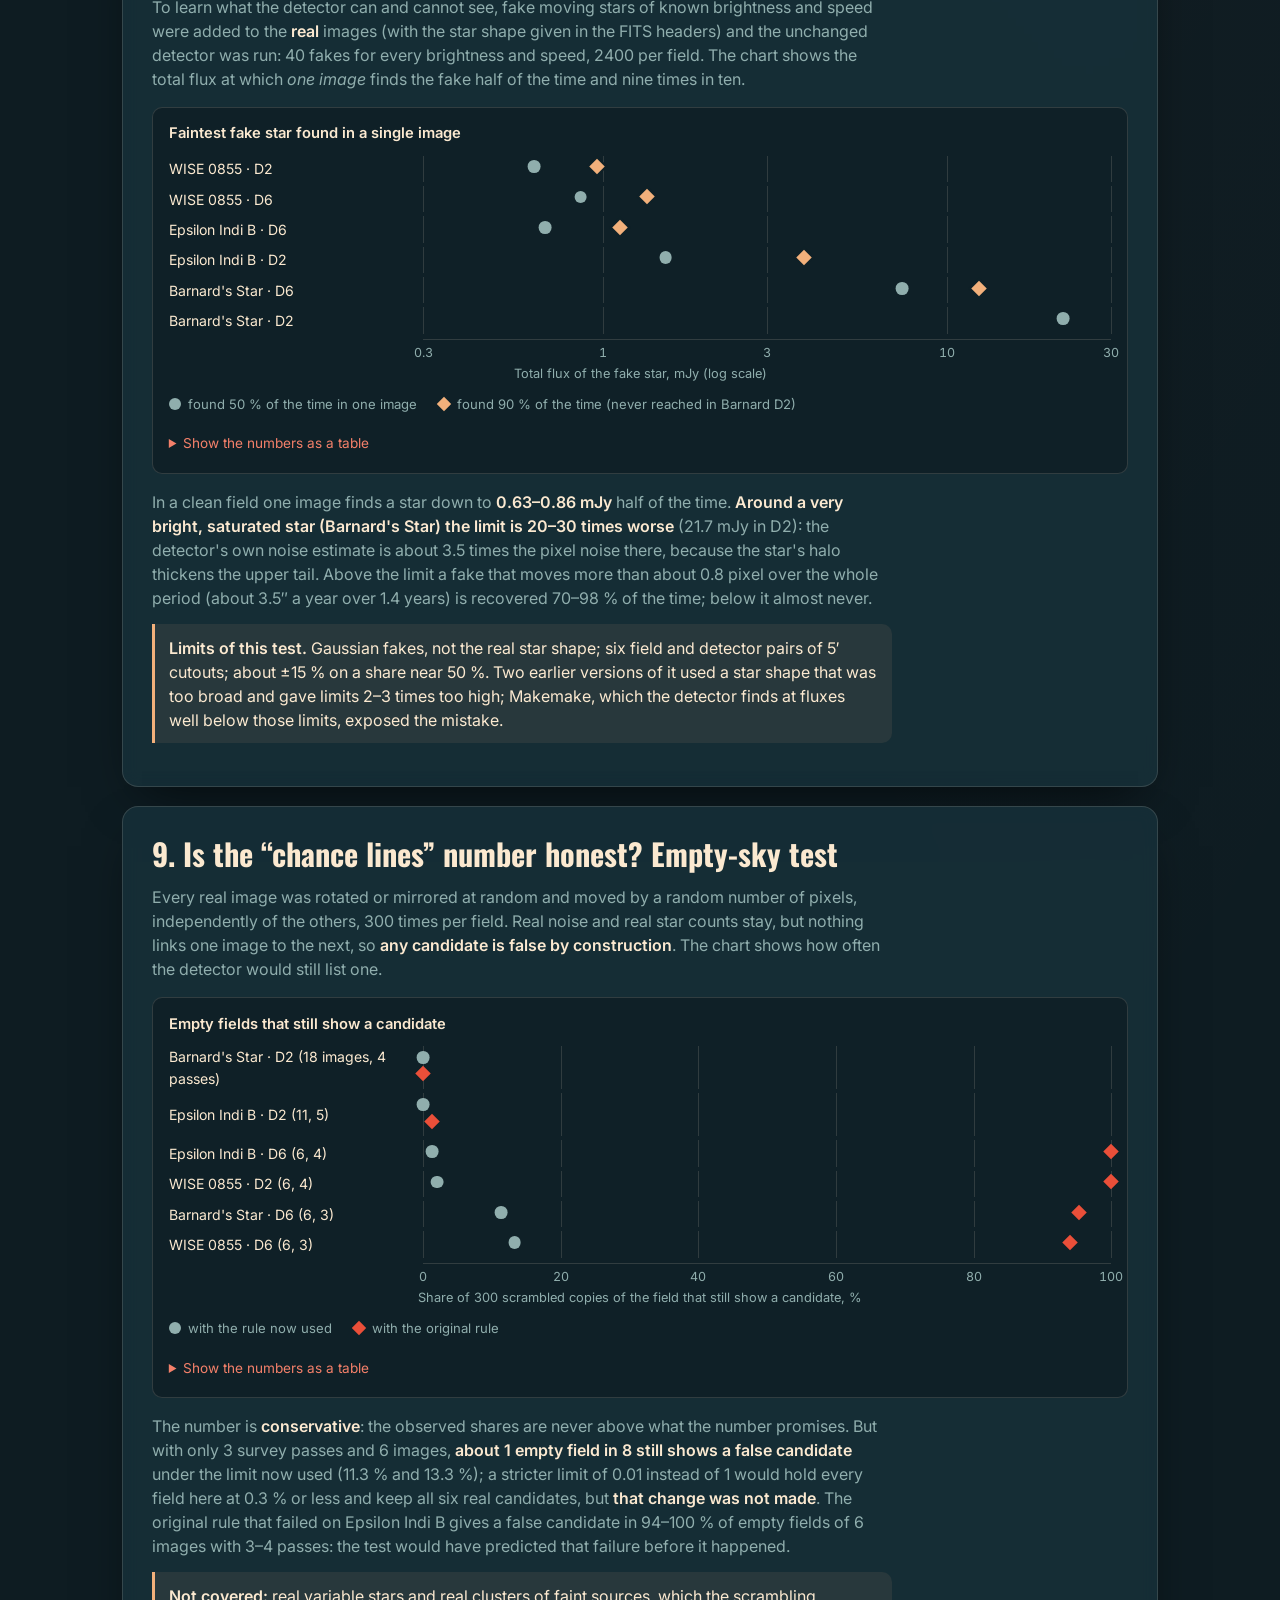
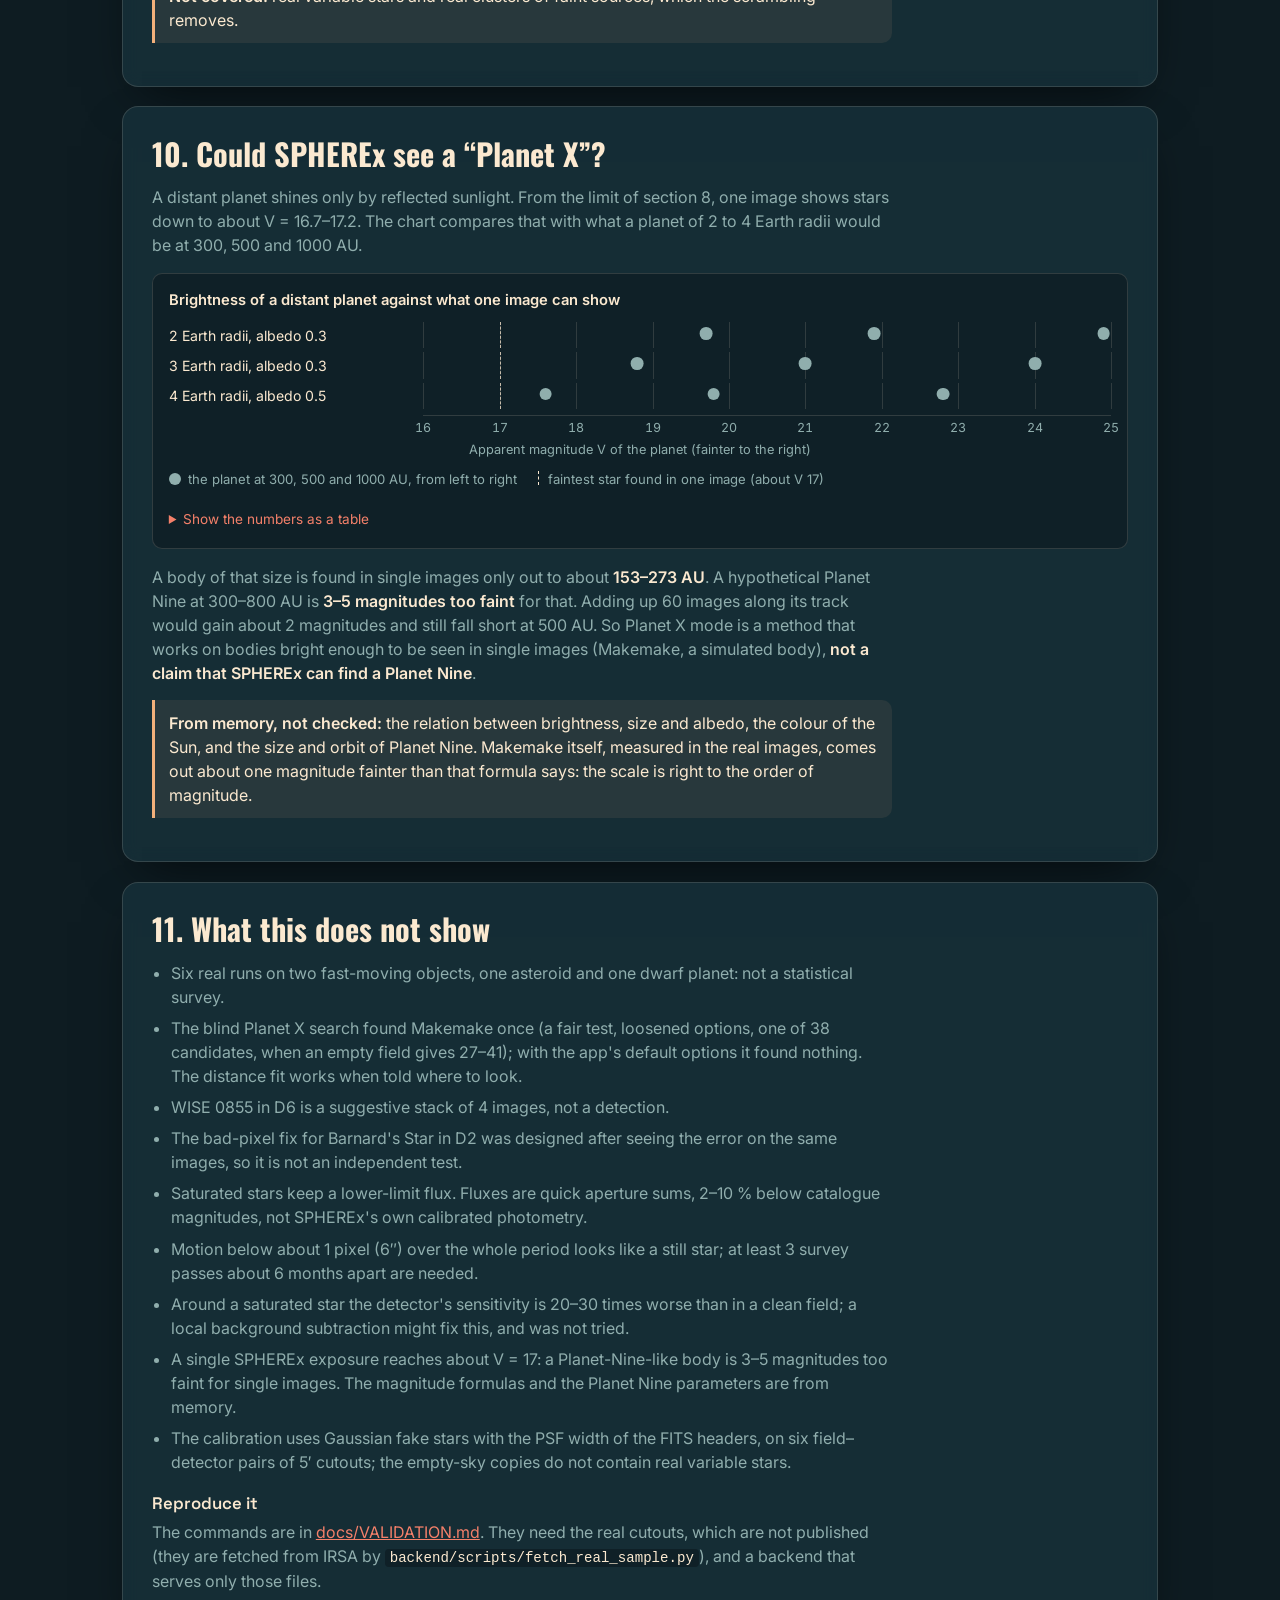
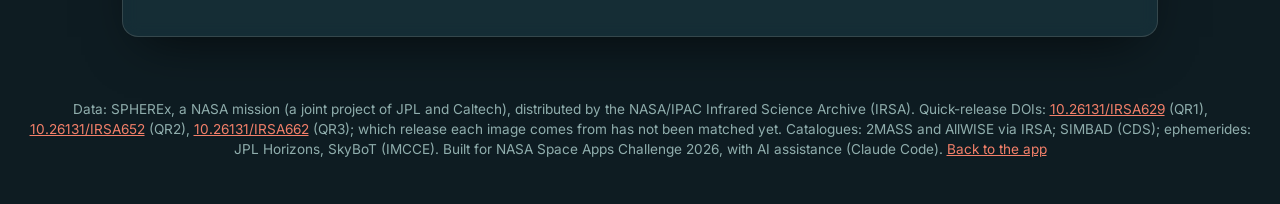
<file: frontend/results.html>
<!DOCTYPE html>
<html lang="en">
<head>
  <meta charset="UTF-8">
  <meta name="viewport" content="width=device-width, initial-scale=1.0">
  <title>Real-data results – SPHEREx Blink</title>
  <meta name="description" content="What the SPHEREx Blink detector did on real SPHEREx images: numbers and charts only, with the failures shown next to the successes.">

  <link rel="preconnect" href="https://fonts.googleapis.com">
  <link rel="preconnect" href="https://fonts.gstatic.com" crossorigin>
  <link href="https://fonts.googleapis.com/css2?family=Inter:wght@400;500;600&family=Oswald:wght@500;700&family=Space+Grotesk:wght@500;700&display=swap" rel="stylesheet">
  <link rel="stylesheet" href="css/styles.css?v=12">
  <link rel="stylesheet" href="css/results.css?v=1">
</head>
<body>
  <div class="sky-bg" aria-hidden="true"></div>
  <a class="skip-link" href="#results">Skip to the results</a>

  <header class="rhead">
    <a class="rhead-logo" href="index.html"><span class="brand-logo" aria-hidden="true"></span><span>SPHEREx Blink</span></a>
    <nav aria-label="Pages"><a href="index.html">&larr; Back to the app</a></nav>
  </header>

  <main id="results" class="rmain">
    <section class="info-box rintro" aria-labelledby="results-title">
      <p class="info-kicker">Real SPHEREx data &middot; numbers only</p>
      <h1 id="results-title">What the detector did on real images</h1>
      <p class="rlead">On 7 November 2026 the detector of this app was run on <strong><span data-n="data.files"></span> real SPHEREx cutouts</strong>
        (<span data-n="data.megabytes"></span> MB) of <span data-n="data.fields"></span> sky patches. This page shows what came out,
        <strong>the failures next to the successes</strong>.</p>
      <p class="rnotice"><strong>No SPHEREx image or pixel is published on this page.</strong> The images stay on the author's computer; only
        numbers measured from them are shown. Every number is copied from <a href="https://github.com/mateibut/SPHEREx/blob/main/docs/VALIDATION.md">docs/VALIDATION.md</a>,
        which gives the command that produced it. The charts on the rest of the site (blink, difference, spectrum) run on <strong>synthetic</strong> data unless the backend is connected.</p>
      <ul class="stats" aria-label="Headline numbers">
        <li><b><span data-n="summary.recovered" data-fmt="ofn"></span></b><span>blind runs recovered the known fast mover</span></li>
        <li><b><span data-n="summary.minDifference" data-fmt="fixed:2"></span>&ndash;<span data-n="summary.maxDifference" data-fmt="fixed:2"></span>″/yr</b><span>distance from the catalogue motion</span></li>
        <li><b><span data-n="arosa.movedArcsec"></span>″</b><span>an asteroid moved in <span data-n="arosa.hours"></span> hours, seen in two images</span></li>
        <li><b><span data-n="makemake.fitAU" data-fmt="fixed:2"></span> AU</b><span>Makemake from a fit, against <span data-n="makemake.horizonsAU" data-fmt="fixed:2"></span> from the ephemeris</span></li>
        <li><b><span data-n="makemake.fairTest.loosenedOptions.foundTheBody"></span> of <span data-n="makemake.fairTest.loosenedOptions.candidates"></span></b><span>candidates of a fair blind Planet X search were Makemake; an empty field gives <span data-n="makemake.fairTest.emptyFieldCandidates.0"></span>&ndash;<span data-n="makemake.fairTest.emptyFieldCandidates.1"></span></span></li>
      </ul>
    </section>

    <p id="results-status" class="rstatus" role="status">Loading the numbers…</p>
    <noscript><p class="rstatus">This page draws its charts with JavaScript. The same numbers are in <a href="https://github.com/mateibut/SPHEREx/blob/main/docs/VALIDATION.md">docs/VALIDATION.md</a>.</p></noscript>

    <!-- 1 -->
    <section class="panel rsec" aria-labelledby="r1">
      <h2 id="r1">1. A blind search for fast movers</h2>
      <p>The detector (<em>Find movers</em>) was <strong>not told what to look for</strong>. Afterwards its candidates were compared with SIMBAD.
        Each field has exactly one catalogued fast mover: Barnard's Star (10.4″ a year) and Epsilon Indi B (4.7″ a year).
        The chart shows how far the measured motion is from the catalogue motion.</p>
      <figure class="rfig">
        <figcaption>Distance of the measured motion from the catalogue motion</figcaption>
        <div data-chart="moversDifference"></div>
      </figure>
      <p><strong>Both objects were found in every run, and nothing else was reported</strong> (no candidate without a catalogue match).
        The differences are 0.03&ndash;0.13 pixel per year. Searching both detectors together gave the smallest difference for each star
        (<span data-n="movers.runs.2.difference" data-fmt="fixed:2"></span> and <span data-n="movers.runs.5.difference" data-fmt="fixed:2"></span>″/yr).
        The two D6 differences got a little worse than in an earlier version of the code; that is in VALIDATION.md too.</p>
    </section>

    <!-- 2 -->
    <section class="panel rsec" aria-labelledby="r2">
      <h2 id="r2">2. How many of the lines are chance?</h2>
      <p>A candidate is a line through dots in several images. In a crowded field some lines happen by chance, so the detector
        estimates how many lines <em>this good</em> the dots of that field would make by chance, and keeps a candidate only if that number is below 1.
        Epsilon Indi B in D6 shows why: with the first version of the rule it listed the real star <strong>and three false lines</strong>.</p>
      <figure class="rfig">
        <figcaption>Lines expected by chance, for the kept lines and for the false lines of the original rule</figcaption>
        <div data-chart="chanceLines"></div>
      </figure>
      <p>The real lines have at most <span data-n="movers.runs.4.chanceLines" data-fmt="chance"></span> chance lines expected; the three false ones about
        <span data-n="movers.originalRule.falseChanceLines.0" data-fmt="chance"></span> each. The false ones are also supported by dots in only 2&ndash;3 of the images
        where the position could be measured, the real ones in all of them.</p>
      <p class="rcaveat"><strong>Not an independent test.</strong> The rule was tightened <em>after</em> this failure was seen on these images. A new field would be needed to test it.</p>
    </section>

    <!-- 3 -->
    <section class="panel rsec" aria-labelledby="r3">
      <h2 id="r3">3. A bright star and the bad-pixel mask</h2>
      <p>Barnard's Star is so bright that the core of its image is flagged as saturated in every exposure. The centre of a partly flagged core
        moves from date to date, which looks like a wrong proper motion. Fitting the star only to the unflagged pixels fixed it.</p>
      <figure class="rfig">
        <figcaption>Barnard's Star in D2: distance from the catalogue motion</figcaption>
        <div data-chart="barnardMask"></div>
      </figure>
      <p class="rcaveat"><strong>A fix, not a test.</strong> It was designed after seeing the large error on the same images. What argues against tuning: it does nothing for an
        unsaturated star, and synthetic tests cover it.</p>
    </section>

    <!-- 4 -->
    <section class="panel rsec" aria-labelledby="r4">
      <h2 id="r4">4. Are the brightnesses on the right scale?</h2>
      <p>For isolated, unsaturated stars the measured flux (a small aperture, in Jansky) was divided by the flux expected from the star's 2MASS or AllWISE magnitude at the wavelength of that image.</p>
      <figure class="rfig">
        <figcaption>Measured flux divided by catalogue flux</figcaption>
        <div data-chart="jansky"></div>
      </figure>
      <p>The scale is right <strong>to within about 10 %</strong>. A ratio a little below 1 is expected because the small aperture catches only part of a star's light.
        D6 sits lower than D2 in both fields (<span data-n="jansky.1.median" data-fmt="fixed:3"></span> against <span data-n="jansky.0.median" data-fmt="fixed:3"></span>, and
        <span data-n="jansky.3.median" data-fmt="fixed:3"></span> against <span data-n="jansky.2.median" data-fmt="fixed:3"></span>).
        This is not an absolute calibration, and the catalogue zero points were written from memory in the script.</p>
    </section>

    <!-- 5 -->
    <section class="panel rsec" aria-labelledby="r5">
      <h2 id="r5">5. An asteroid that moved between two images</h2>
      <p>The main-belt asteroid Arosa (V = 14.6) lies in two images of the same survey pass, <span data-n="arosa.hours"></span> hours apart.
        The ephemeris service SkyBoT says where it is at each time. The chart shows the flux at those two positions in each image.</p>
      <figure class="rfig">
        <figcaption>Flux at the positions where Arosa is expected</figcaption>
        <div data-chart="arosa"></div>
      </figure>
      <p>The source is at the predicted position in each image and <strong>absent from the other</strong>: it moved <span data-n="arosa.movedArcsec"></span>″ in
        <span data-n="arosa.hours"></span> hours (<span data-n="arosa.arcsecPerHour" data-fmt="fixed:1"></span>″ an hour; SkyBoT says <span data-n="arosa.skybotArcsecPerHour" data-fmt="fixed:1"></span>″).
        Its flux is the same at the two wavelengths, as expected of a sunlit rock, and its centre is <span data-n="arosa.offsetArcsec" data-fmt="fixed:1"></span>″ from the predicted position.
        It is not the brightest source of the field, which is why the proof of motion matters.</p>
    </section>

    <!-- 6 -->
    <section class="panel rsec" aria-labelledby="r6">
      <h2 id="r6">6. WISE 0855, the namesake object</h2>
      <p>WISE 0855 is the coldest known brown dwarf and far too faint to show as a dot in one exposure, so a blind search cannot find it.
        The weaker question: is there flux at the position its catalogue motion predicts, when all the images are added up?
        The same stack was made at 16 control places (the same path shifted 40 and 60 arcseconds), where nothing is expected.</p>
      <figure class="rfig">
        <figcaption>D6 (4.5&ndash;5.0 &micro;m): stacked flux along the path, and at 16 control places</figcaption>
        <div data-chart="wiseD6"></div>
      </figure>
      <p><strong>Suggestive, not a detection.</strong> The stack is <span data-n="wise0855.D6.stack" data-fmt="fixed:3"></span> mJy, which is
        <span data-n="wise0855.D6.timesRobust"></span> times the robust scatter of the controls, but it rests on <span data-n="wise0855.D6.unflagged" data-fmt="ofn"></span> images (two flagged ones were left out and would push in opposite directions),
        and one control sits on a field star (+4.81 mJy, off the chart), which makes the plain scatter of the controls so large that the target would be only 0.1 &sigma;. The significance depends on how the controls are chosen.</p>
      <figure class="rfig">
        <figcaption>D2 (1.1&ndash;1.6 &micro;m): the same test</figcaption>
        <div data-chart="wiseD2"></div>
      </figure>
      <p><strong>D2 is not WISE 0855.</strong> At 1 &micro;m this object is thought to be millions of times fainter than what was measured (a magnitude quoted from memory, to be checked).
        The flux belongs to <span data-n="wise0855.D2.blame"></span>.
        The app now warns when a second source sits within the measuring aperture.</p>
      <div data-chart="wiseImages"></div>
    </section>

    <!-- 7 -->
    <section class="panel rsec" aria-labelledby="r7">
      <h2 id="r7">7. Planet X mode on a real dwarf planet</h2>
      <p>Planet X mode looks for a body so far away that it swings across the sky as the Earth goes round the Sun, and reads its distance from that swing.
        Makemake (a dwarf planet at 52 AU) is in <span data-n="makemake.imageCount"></span> real images. Each cutout was centred on the position the ephemeris gives, and the ephemeris was otherwise used only for grading.</p>
      <figure class="rfig">
        <figcaption>Distance of Makemake from the Earth-parallax fit, against the ephemeris</figcaption>
        <div data-chart="makemake"></div>
      </figure>
      <p><strong>When told where to look, the fit works</strong>: <span data-n="makemake.fitAU" data-fmt="fixed:2"></span> AU against <span data-n="makemake.horizonsAU" data-fmt="fixed:2"></span> AU, with the residuals at most
        <span data-n="makemake.maxResidualArcsec"></span>″ (one pixel). It tests the Earth's position, the parallax formula and the geometry. But only <span data-n="makemake.degreesOfFreedom"></span> degrees of freedom check the fit, and the dots were chosen with the ephemeris.</p>
      <p class="rcaveat"><strong>The blind search failed.</strong> Run with no ephemeris on all <span data-n="makemake.blind.dots"></span> dots of the cutouts, it returned
        <span data-n="makemake.blind.candidates"></span> candidates at 52&ndash;54 AU, and <strong><span data-n="makemake.blind.foundTheBody"></span> of them is Makemake</strong>.
        The cutouts are centred on the body, so any dot near a centre follows its parallax track, and the body was detected in only <span data-n="makemake.detections"></span> of <span data-n="makemake.imageCount"></span> images, which lets chance
        combinations fit as well. That first test was biased; a fair one followed.</p>
      <p class="rcaveat"><strong>A fair test.</strong> <span data-n="makemake.fairTest.imageCount"></span> new cutouts of <span data-n="makemake.fairTest.cutoutArcmin"></span>′ (4 from each survey pass, chosen by date only), each cut a random 3&ndash;8′ off Makemake's position,
        so the body is somewhere in a field of about 300 dots. Makemake is a dot in <span data-n="makemake.fairTest.bodyDetectedIn"></span> of them. <strong>With the app's default options the search found nothing</strong>
        (<span data-n="makemake.fairTest.defaultOptions.candidates"></span> candidates). <strong>With loosened options it found Makemake</strong>: <span data-n="makemake.fairTest.loosenedOptions.bodyAU" data-fmt="fixed:1"></span> AU
        (1&sigma; <span data-n="makemake.fairTest.loosenedOptions.bodyLowAU" data-fmt="fixed:1"></span>&ndash;<span data-n="makemake.fairTest.loosenedOptions.bodyHighAU" data-fmt="fixed:1"></span>) against
        <span data-n="makemake.fairTest.truthAU.0"></span>&ndash;<span data-n="makemake.fairTest.truthAU.1"></span> AU from the ephemeris, with all <span data-n="makemake.fairTest.loosenedOptions.bodyDots"></span> of its dots on the body &mdash;
        <strong>but as one of <span data-n="makemake.fairTest.loosenedOptions.candidates"></span> candidates</strong>. The same images scrambled (no body) give
        <span data-n="makemake.fairTest.emptyFieldCandidates.0"></span>&ndash;<span data-n="makemake.fairTest.emptyFieldCandidates.1"></span> chance candidates, so the list is mostly chance. What sets the body apart here is a tighter fit
        (<span data-n="makemake.fairTest.loosenedOptions.bodyRmsPx" data-fmt="fixed:2"></span> px, against 0.85&ndash;1.04 px for the 8-dot chance candidates of 8 controls): a hint, not a rule. One body, one field, V = 17: far brighter than a Planet-Nine-like body (section 10).
        <strong>The blind search has found a real body once; that is not yet a result.</strong></p>
    </section>

    <!-- 8 -->
    <section class="panel rsec" aria-labelledby="r8">
      <h2 id="r8">8. How faint can it go? Fake movers in real images</h2>
      <p>To learn what the detector can and cannot see, fake moving stars of known brightness and speed were added to the <strong>real</strong> images
        (with the star shape given in the FITS headers) and the unchanged detector was run: <span data-n="calibration.fakesPerCell"></span> fakes for every brightness and
        speed, 2400 per field. The chart shows the total flux at which <em>one image</em> finds the fake half of the time and nine times in ten.</p>
      <figure class="rfig">
        <figcaption>Faintest fake star found in a single image</figcaption>
        <div data-chart="calibrationLimits"></div>
      </figure>
      <p>In a clean field one image finds a star down to <strong><span data-n="calibration.limits.0.flux50" data-fmt="fixed:2"></span>&ndash;<span data-n="calibration.limits.1.flux50" data-fmt="fixed:2"></span> mJy</strong>
        half of the time. <strong>Around a very bright, saturated star (Barnard's Star) the limit is 20&ndash;30 times worse</strong> (<span data-n="calibration.limits.5.flux50" data-fmt="fixed:1"></span> mJy in D2): the detector's own noise estimate is
        about <span data-n="calibration.limits.5.noiseRatio" data-fmt="fixed:1"></span> times the pixel noise there, because the star's halo thickens the upper tail. Above the limit a fake that moves
        more than about 0.8 pixel over the whole period (about 3.5″ a year over 1.4 years) is recovered 70&ndash;98 % of the time; below it almost never.</p>
      <p class="rcaveat"><strong>Limits of this test.</strong> Gaussian fakes, not the real star shape; six field and detector pairs of 5′ cutouts; about ±15 % on a share near 50 %.
        Two earlier versions of it used a star shape that was too broad and gave limits 2&ndash;3 times too high; Makemake, which the detector finds at fluxes well below those limits, exposed the mistake.</p>
    </section>

    <!-- 9 -->
    <section class="panel rsec" aria-labelledby="r9">
      <h2 id="r9">9. Is the &ldquo;chance lines&rdquo; number honest? Empty-sky test</h2>
      <p>Every real image was rotated or mirrored at random and moved by a random number of pixels, independently of the others, <span data-n="calibration.emptySky.copies"></span> times per field. Real noise and real star counts stay,
        but nothing links one image to the next, so <strong>any candidate is false by construction</strong>. The chart shows how often the detector would still list one.</p>
      <figure class="rfig">
        <figcaption>Empty fields that still show a candidate</figcaption>
        <div data-chart="emptySky"></div>
      </figure>
      <p>The number is <strong>conservative</strong>: the observed shares are never above what the number promises. But with only 3 survey passes and 6 images, <strong>about 1 empty field in 8 still shows a false candidate</strong> under
        the limit now used (<span data-n="calibration.emptySky.fields.4.defaultRule" data-fmt="fixed:1"></span> % and <span data-n="calibration.emptySky.fields.5.defaultRule" data-fmt="fixed:1"></span> %); a stricter limit of 0.01 instead of 1 would hold every field here at 0.3 % or less
        and keep all six real candidates, but <strong>that change was not made</strong>. The original rule that failed on Epsilon Indi B gives a false candidate in 94&ndash;100 % of empty fields of 6 images with 3&ndash;4 passes:
        the test would have predicted that failure before it happened.</p>
      <p class="rcaveat"><strong>Not covered:</strong> real variable stars and real clusters of faint sources, which the scrambling removes.</p>
    </section>

    <!-- 10 -->
    <section class="panel rsec" aria-labelledby="r10">
      <h2 id="r10">10. Could SPHEREx see a &ldquo;Planet X&rdquo;?</h2>
      <p>A distant planet shines only by reflected sunlight. From the limit of section 8, one image shows stars down to about V = <span data-n="planetX.oneImageV.0" data-fmt="fixed:1"></span>&ndash;<span data-n="planetX.oneImageV.1" data-fmt="fixed:1"></span>.
        The chart compares that with what a planet of 2 to 4 Earth radii would be at 300, 500 and 1000 AU.</p>
      <figure class="rfig">
        <figcaption>Brightness of a distant planet against what one image can show</figcaption>
        <div data-chart="planetX"></div>
      </figure>
      <p>A body of that size is found in single images only out to about <strong><span data-n="planetX.farthestAuOneImage.0"></span>&ndash;<span data-n="planetX.farthestAuOneImage.1"></span> AU</strong>. A hypothetical Planet Nine at 300&ndash;800 AU is
        <strong>3&ndash;5 magnitudes too faint</strong> for that. Adding up 60 images along its track would gain about 2 magnitudes and still fall short at 500 AU. So Planet X mode is a method that works on bodies bright
        enough to be seen in single images (Makemake, a simulated body), <strong>not a claim that SPHEREx can find a Planet Nine</strong>.</p>
      <p class="rcaveat"><strong>From memory, not checked:</strong> the relation between brightness, size and albedo, the colour of the Sun, and the size and orbit of Planet Nine. Makemake itself, measured in the real images, comes out about one magnitude fainter than that formula says: the scale is right to the order of magnitude.</p>
    </section>

    <!-- 11 -->
    <section class="panel rsec" aria-labelledby="r11">
      <h2 id="r11">11. What this does not show</h2>
      <ul class="rlimits" data-limits></ul>
      <h3>Reproduce it</h3>
      <p>The commands are in <a href="https://github.com/mateibut/SPHEREx/blob/main/docs/VALIDATION.md">docs/VALIDATION.md</a>. They need the real cutouts, which are not published
        (they are fetched from IRSA by <code>backend/scripts/fetch_real_sample.py</code>), and a backend that serves only those files.</p>
    </section>
  </main>

  <footer class="site-footer">
    <p>Data: SPHEREx, a NASA mission (a joint project of JPL and Caltech), distributed by the NASA/IPAC Infrared Science Archive (IRSA). Quick-release DOIs:
      <a href="https://doi.org/10.26131/IRSA629">10.26131/IRSA629</a> (QR1), <a href="https://doi.org/10.26131/IRSA652">10.26131/IRSA652</a> (QR2),
      <a href="https://doi.org/10.26131/IRSA662">10.26131/IRSA662</a> (QR3); which release each image comes from has not been matched yet.
      Catalogues: 2MASS and AllWISE via IRSA; SIMBAD (CDS); ephemerides: JPL Horizons, SkyBoT (IMCCE).
      Built for NASA Space Apps Challenge 2026, with AI assistance (Claude Code). <a href="index.html">Back to the app</a></p>
  </footer>

  <script type="module" src="js/results.js"></script>
</body>
</html>
</file>
<file: frontend/css/styles.css>
/* =========================================================
   SPHEREx Blink – styles
   Structure:
   1. Design tokens (CSS variables)   4. Panels & form
   2. Base / reset                    5. Player
   3. Header, layout, footer          6. Utilities, responsive, motion
   ========================================================= */

/* ---------- 1. Design tokens ---------- */
:root {
  /* Colors in HSL so we can tweak lightness/alpha easily */
  --bg:          #0E1C22;                    /* near-black teal */
  --bg-2:        #132830;
  --surface:     #17303A;                    /* panels */
  --raised:      #1E3D49;
  --field:       #0F2027;                    /* inputs, small cells */
  --border:      rgb(251 233 208 / .14);
  --text:        #FBE9D0;                    /* cream */
  --text-muted:  #90AEAD;                    /* pale teal */
  --accent:      #EA4F39;                    /* brand orange: fills, dark text on it 4.7:1 */
  --accent-hi:   #F4806A;                    /* lighter coral: text on panels 5.4:1, hover */
  --accent-rgb:  234 79 57;
  --accent-2:    #90AEAD;                    /* pale teal */
  --alt-rgb:     144 174 173;
  --rust:        #874F41;
  --on-accent:   #0E1C22;                    /* text on orange fills */
  --display:     "Oswald", "Space Grotesk", "Inter", sans-serif;
  --warn:        #F2B07B;
  --danger:      #FF8A75;
  --success:     #90AEAD;

  --radius:      16px;
  --radius-sm:   10px;
  --shadow:      0 20px 50px -20px rgb(0 0 0 / .7);
  --font-body:   "Inter", system-ui, sans-serif;
  --font-head:   "Space Grotesk", "Inter", sans-serif;
  --ease:        cubic-bezier(.2, .8, .2, 1);
}

/* ---------- 2. Base ---------- */
*, *::before, *::after { box-sizing: border-box; }

html, body { margin: 0; }

body {
  min-height: 100vh;
  font-family: var(--font-body);
  color: var(--text);
  background: radial-gradient(ellipse at 85% 0%, rgb(var(--accent-rgb) / .07) 0%, transparent 55%),
              var(--bg);
  line-height: 1.5;
}

h1, h2, h3 { font-family: var(--font-head); margin: 0; line-height: 1.2; }

/* Visible focus ring for keyboard users (accessibility) */
:focus-visible { outline: 2px solid var(--accent); outline-offset: 2px; }

kbd {
  font-family: var(--font-body);
  font-size: max(.8em, 12px);
  padding: .1em .45em;
  border: 1px solid var(--border);
  border-bottom-width: 2px;
  border-radius: 6px;
  background: var(--bg-2);
}

/* Decorative twinkling stars: many tiny radial gradients, slowly pulsing */
.sky-bg {
  position: fixed; inset: 0; z-index: -1; pointer-events: none;
  background-image:
    radial-gradient(1px 1px at 10% 20%, #fff8 50%, transparent 51%),
    radial-gradient(1px 1px at 30% 70%, #fff6 50%, transparent 51%),
    radial-gradient(1.5px 1.5px at 55% 30%, #fff9 50%, transparent 51%),
    radial-gradient(1px 1px at 75% 85%, #fff5 50%, transparent 51%),
    radial-gradient(1px 1px at 85% 15%, #fff7 50%, transparent 51%),
    radial-gradient(1.5px 1.5px at 45% 90%, #fff6 50%, transparent 51%),
    radial-gradient(1px 1px at 92% 55%, #fff5 50%, transparent 51%);
  background-size: 400px 400px;
  animation: twinkle 6s ease-in-out infinite alternate;
}
@keyframes twinkle { from { opacity: .45; } to { opacity: 1; } }

/* ---------- 3. Header, layout, footer ---------- */
.site-header {
  display: flex; align-items: center; justify-content: space-between; gap: 1rem;
  max-width: 1280px; margin: 0 auto; padding: 1.5rem 1.5rem .5rem;
}
.brand { display: flex; align-items: center; gap: .9rem; }
.brand h1 { font-size: clamp(1.5rem, 3vw, 2rem); letter-spacing: -.02em; }
.accent { color: var(--accent-hi); }
.tagline { margin: .15rem 0 0; color: var(--text-muted); font-size: .95rem; }

/* Small animated "blinking" logo: two dots that alternate */
.brand-logo {
  position: relative; width: 44px; height: 44px; border-radius: 12px; flex-shrink: 0;
  background: var(--raised);
  border: 1px solid var(--border);
}
.brand-logo::before, .brand-logo::after {
  content: ""; position: absolute; width: 8px; height: 8px; border-radius: 50%;
  background: var(--accent); box-shadow: 0 0 12px var(--accent);
  top: 18px; animation: blink-dot 1.2s steps(1) infinite;
}
.brand-logo::before { left: 11px; }
.brand-logo::after  { left: 25px; animation-delay: .6s; }
@keyframes blink-dot { 0% { opacity: 1; } 50% { opacity: 0; } }

.badge {
  font-size: .8rem; font-weight: 600; padding: .35rem .75rem; border-radius: 999px;
  color: var(--warn); background: rgb(242 176 123 / .12); border: 1px solid rgb(242 176 123 / .35);
}
.badge.real { color: var(--success); background: rgb(var(--alt-rgb) / .14); border-color: rgb(var(--alt-rgb) / .4); }

.layout {
  display: grid;
  grid-template-columns: minmax(280px, 360px) 1fr;
  gap: 1.5rem;
  max-width: 1280px; margin: 0 auto; padding: 1rem 1.5rem 2rem;
}

.site-footer { text-align: center; color: var(--text-muted); font-size: .85rem; padding: 1rem 1.5rem 2rem; }

/* ---------- 4. Panels & form ---------- */
.panel {
  background: var(--surface);
  border: 1px solid var(--border);
  border-radius: var(--radius);
  box-shadow: var(--shadow);
  padding: 1.4rem;
}
.panel h2 { font-size: 1.1rem; margin-bottom: 1rem; color: var(--text); }
.panel h3 { font-size: .95rem; margin-bottom: .6rem; color: var(--text-muted); font-weight: 500; }

.field { display: flex; flex-direction: column; gap: .35rem; margin-bottom: 1rem; }
.field label { font-size: .9rem; font-weight: 500; }
.help { color: var(--text-muted); font-size: .78rem; }
.error-text { color: var(--danger); font-size: .8rem; min-height: 0; }
.error-text:empty { display: none; }

input[type="text"], select {
  width: 100%;
  padding: .7rem .85rem;
  font: inherit; color: var(--text);
  background: var(--field);
  border: 1px solid var(--border);
  border-radius: var(--radius-sm);
  transition: border-color .2s var(--ease), box-shadow .2s var(--ease);
}
input[type="text"]:hover, select:hover:not(:disabled) { border-color: rgb(var(--accent-rgb) / .45); }
input[type="text"]:focus, select:focus {
  outline: none; border-color: var(--accent); box-shadow: 0 0 0 3px rgb(var(--accent-rgb) / .25);
}
input[aria-invalid="true"] { border-color: var(--danger); }
select:disabled { opacity: .55; cursor: not-allowed; }

/* Range sliders – custom track & thumb */
input[type="range"] {
  -webkit-appearance: none; appearance: none;
  width: 100%; height: 6px; border-radius: 999px; cursor: pointer;
  background: var(--accent);
  /* the visible track stays 6 px, but the touch/click target is 24 px tall (WCAG 2.5.8) */
  box-sizing: content-box; padding: 9px 0; background-clip: content-box;
}
input[type="range"]:disabled { opacity: .35; cursor: not-allowed; }
input[type="range"]::-webkit-slider-thumb {
  -webkit-appearance: none; width: 18px; height: 18px; border-radius: 50%;
  background: #fff; border: 3px solid var(--accent); box-shadow: 0 0 10px rgb(var(--accent-rgb) / .5);
  transition: transform .15s var(--ease);
}
input[type="range"]::-moz-range-thumb {
  width: 14px; height: 14px; border-radius: 50%;
  background: #fff; border: 3px solid var(--accent);
}
input[type="range"]:hover::-webkit-slider-thumb { transform: scale(1.15); }
.range-scale { display: flex; justify-content: space-between; font-size: .75rem; color: var(--text-muted); }
output { font-weight: 600; color: var(--accent); }

/* Buttons */
.btn {
  display: inline-flex; align-items: center; justify-content: center; gap: .5rem;
  font: inherit; font-weight: 600; cursor: pointer;
  border: 1px solid var(--border); border-radius: var(--radius-sm);
  color: var(--text); background: var(--bg-2);
  transition: transform .15s var(--ease), box-shadow .2s var(--ease), background .2s;
}
.btn:hover:not(:disabled) { transform: translateY(-1px); }
.btn:active:not(:disabled) { transform: translateY(0); }
.btn:disabled { opacity: .4; cursor: not-allowed; }

.btn-primary {
  width: 100%; padding: .8rem 1rem; border: none; color: var(--on-accent);
  background: var(--accent);
  box-shadow: 0 8px 24px -8px rgb(var(--accent-rgb) / .35);
}
.btn-primary:hover:not(:disabled) { background: var(--accent-hi); box-shadow: 0 10px 30px -6px rgb(var(--accent-rgb) / .45); }
/* Loading state: spinner before the label (toggled by JS in step 6) */
.btn-primary.is-loading .btn-label::before {
  content: ""; display: inline-block; width: 14px; height: 14px; margin-right: .5rem;
  vertical-align: -2px; border: 2px solid currentColor; border-right-color: transparent;
  border-radius: 50%; animation: spin .7s linear infinite;
}
@keyframes spin { to { transform: rotate(360deg); } }

/* Quick-pick chips */
.quick-picks { margin-top: 1.5rem; }
.chip-list { display: flex; flex-wrap: wrap; gap: .5rem; }
.chip {
  font: inherit; font-size: .85rem; cursor: pointer;
  padding: .45rem .8rem; border-radius: 999px;
  color: var(--text); background: var(--raised); border: 1px solid var(--border);
  transition: border-color .2s, background .2s, transform .15s var(--ease);
}
.chip:hover { border-color: var(--accent); background: rgb(var(--accent-rgb) / .12); transform: translateY(-1px); }
.chip[aria-pressed="true"] { border-color: var(--accent); background: rgb(var(--accent-rgb) / .22); }

/* Hint box */
.hint {
  margin-top: 1.5rem; padding: .9rem 1rem; border-radius: var(--radius-sm);
  background: rgb(var(--alt-rgb) / .07); border: 1px solid rgb(var(--alt-rgb) / .25);
  font-size: .88rem;
}
.hint summary { cursor: pointer; font-weight: 600; color: var(--accent-2); }
.hint ol { margin: .6rem 0 0; padding-left: 1.2rem; color: var(--text-muted); }
.hint li + li { margin-top: .3rem; }
.hint strong { color: var(--text); }

/* ---------- 5. Player ---------- */
.player { display: flex; flex-direction: column; }

.stage {
  position: relative;
  width: 100%; max-width: 640px; margin: 0 auto;
  aspect-ratio: 1 / 1;                  /* cutouts are square */
  border-radius: var(--radius-sm);
  overflow: hidden;
  background: #000;
  border: 1px solid var(--border);
  box-shadow: inset 0 0 60px #04090c;
}
#blink-canvas {
  width: 100%; height: 100%; display: block;
  image-rendering: pixelated;           /* keep SPHEREx pixels sharp when scaled up */
}
/* Small crosshair marks the requested RA/Dec (center of the cutout) */
.crosshair {
  position: absolute; left: 50%; top: 50%; width: 36px; height: 36px;
  transform: translate(-50%, -50%); pointer-events: none; opacity: .55;
  background:
    linear-gradient(var(--accent), var(--accent)) center top    / 1px 10px no-repeat,
    linear-gradient(var(--accent), var(--accent)) center bottom / 1px 10px no-repeat,
    linear-gradient(var(--accent), var(--accent)) left center   / 10px 1px no-repeat,
    linear-gradient(var(--accent), var(--accent)) right center  / 10px 1px no-repeat;
}
/* Overlay for empty / loading / error / "no frames" states */
.stage-overlay {
  position: absolute; inset: 0;
  display: flex; flex-direction: column; align-items: center; justify-content: center;
  text-align: center; padding: 1.5rem;
  background: rgb(4 9 12 / .78);
  transition: opacity .3s var(--ease);
}
.stage-overlay.hidden { opacity: 0; pointer-events: none; }
.stage-overlay.error .overlay-title { color: var(--danger); }
.overlay-title { margin: 0; font-family: var(--font-head); font-size: 1.15rem; }
.overlay-sub { margin: .35rem 0 0; color: var(--text-muted); font-size: .9rem; max-width: 36ch; }
.overlay-progress {
  width: min(220px, 70%); height: 6px; margin-top: .9rem;
  appearance: none; -webkit-appearance: none; border: none; border-radius: 999px;
  background: rgb(251 233 208 / .15); overflow: hidden;
}
.overlay-progress::-webkit-progress-bar { background: transparent; }
.overlay-progress::-webkit-progress-value { background: var(--accent); border-radius: 999px; }
.overlay-progress::-moz-progress-bar { background: var(--accent); border-radius: 999px; }
.btn-retry { margin-top: 1rem; padding: .55rem 1.1rem; }
.btn-retry:hover { border-color: var(--accent); }
[hidden] { display: none !important; }

.shortcuts {
  max-width: 640px; width: 100%; margin: .8rem auto 0;
  font-size: .8rem; color: var(--text-muted); text-align: center;
}
/* Shortcuts make no sense on touch-only devices */
@media (hover: none) and (pointer: coarse) { .shortcuts { display: none; } }

.status {
  max-width: 640px; width: 100%; margin: .7rem auto 0; min-height: 1.2em;
  font-size: .85rem; color: var(--warn); text-align: center;
}
.status:empty { visibility: hidden; }

.player-controls {
  display: grid;
  grid-template-columns: auto 1fr minmax(140px, 200px);
  align-items: center; gap: 1rem;
  max-width: 640px; width: 100%; margin: 1.1rem auto 0;
}
.btn-icon {
  width: 52px; height: 52px; border-radius: 50%; border: none;
  background: var(--accent);
  box-shadow: 0 6px 20px -6px rgb(var(--accent-rgb) / .5);
}
/* Play triangle and pause bars drawn with CSS (no icon font needed) */
.icon-play {
  width: 0; height: 0; margin-left: 4px;
  border-left: 15px solid var(--on-accent);
  border-top: 9px solid transparent; border-bottom: 9px solid transparent;
}
.icon-pause {
  width: 14px; height: 18px;
  border-left: 5px solid var(--on-accent); border-right: 5px solid var(--on-accent);
}
.frame-info {
  display: flex; justify-content: space-between; gap: .5rem;
  margin-top: .45rem; font-size: .85rem; color: var(--text-muted);
  font-variant-numeric: tabular-nums;   /* digits don't jump while playing */
}
#frame-counter { white-space: nowrap; }
#frame-date { color: var(--text); font-weight: 500; text-align: right; }
.speed label { display: block; font-size: .8rem; color: var(--text-muted); margin-bottom: .45rem; }

.meta {
  display: grid; grid-template-columns: repeat(4, 1fr); gap: .75rem;
  max-width: 640px; width: 100%; margin: 1.2rem auto 0;
}
.meta > div {
  padding: .7rem .8rem; border-radius: var(--radius-sm);
  background: var(--field); border: 1px solid var(--border);
}
.meta dt { font-size: .8rem; text-transform: uppercase; letter-spacing: .06em; color: var(--text-muted); }
.meta dd { margin: .2rem 0 0; font-weight: 600; font-variant-numeric: tabular-nums; }

/* ---------- 6. Utilities, responsive, motion ---------- */
.sr-only {
  position: absolute; width: 1px; height: 1px; padding: 0; margin: -1px;
  overflow: hidden; clip: rect(0 0 0 0); white-space: nowrap; border: 0;
}

@media (max-width: 860px) {
  .layout { grid-template-columns: 1fr; }
  .player { order: -1; }                /* on phones, show the image first */
  .meta { grid-template-columns: repeat(2, 1fr); }
}
@media (max-width: 480px) {
  .player-controls { grid-template-columns: auto 1fr; }
  .speed { grid-column: 1 / -1; }
  .site-header { flex-wrap: wrap; }
}

/* Respect users who disabled animations in their OS */
@media (prefers-reduced-motion: reduce) {
  *, *::before, *::after { animation: none !important; transition: none !important; }
}

/* =========================================================
   7. Stretch features: view modes, options, tools, overview,
      measurement charts, sky context
   ========================================================= */
.muted { color: var(--text-muted); }
.small { font-size: .8rem; }

/* Segmented control made of native radios (keyboard: arrow keys) */
.mode-switch {
  display: flex; gap: .25rem; margin: 0 auto .4rem; padding: .25rem;
  max-width: 640px; width: 100%;
  border: 1px solid var(--border); border-radius: 999px; background: var(--field);
}
.mode-switch label { flex: 1; position: relative; }
.mode-switch input { position: absolute; opacity: 0; inset: 0; margin: 0; cursor: pointer; }
.mode-switch span {
  display: block; text-align: center; padding: .4rem .5rem; border-radius: 999px;
  font-size: .85rem; font-weight: 600; color: var(--text-muted);
  transition: background .2s, color .2s;
}
.mode-switch input:checked + span {
  color: var(--on-accent); background: var(--accent);
}
.mode-switch input:focus-visible + span { outline: 2px solid var(--accent); outline-offset: 2px; }
.mode-switch input:disabled + span { opacity: .4; }
.mode-help {
  max-width: 640px; width: 100%; margin: 0 auto .7rem; min-height: 2.6em;
  font-size: .82rem; color: var(--text-muted); text-align: center;
}
.mode-help .swatch { display: inline-block; width: .8em; height: .8em; border-radius: 2px; vertical-align: -1px; }

/* Legend of the red flagged pixels */
.flags-legend { margin: .4rem 0 0; font-size: .8rem; color: var(--text-muted); }
.flags-legend .swatch { display: inline-block; width: .8em; height: .8em; border-radius: 2px; vertical-align: -1px; background: rgb(255 40 60); }

/* ?embed=1 (the page inside an <iframe> on another site): only the workspace, no banner, about or footer */
.embed .hero, .embed #about, .embed #telescope, .embed footer { display: none; }
.embed .layout { padding-top: .75rem; }
.embed-note { display: none; }
.embed .embed-note { display: block; margin: 0; padding: .6rem clamp(1rem, 3vw, 2rem) 0; font-size: .8rem; color: var(--text-muted); }

/* Compare mode: image A, the operation, image B */
.compare-controls {
  display: grid; grid-template-columns: 1fr minmax(9.5rem, auto) 1fr; gap: .5rem;
  max-width: 640px; width: 100%; margin: 0 auto .7rem;
}
.compare-controls label { display: grid; gap: .2rem; min-width: 0; font-size: .78rem; color: var(--text-muted); }
.compare-controls select { width: 100%; min-width: 0; text-overflow: ellipsis; }
@media (max-width: 560px) { .compare-controls { grid-template-columns: 1fr; } }

#blink-canvas { cursor: crosshair; }

.player-options, .tools {
  display: flex; flex-wrap: wrap; gap: .5rem 1.2rem; justify-content: center;
  max-width: 640px; width: 100%; margin: .8rem auto 0; font-size: .85rem;
}
.check { display: inline-flex; align-items: center; gap: .45rem; cursor: pointer; color: var(--text-muted); }
.check input { accent-color: var(--accent); width: 16px; height: 16px; }
.check:has(input:disabled) { opacity: .45; cursor: not-allowed; }
.tools { gap: .5rem; }
.btn-small { padding: .45rem .9rem; font-size: .82rem; }
.btn-small:hover:not(:disabled) { border-color: var(--accent); }
.btn-small.recording { border-color: var(--danger); color: var(--danger); }

/* Detector overview */
.overview { max-width: 640px; width: 100%; margin: 1.4rem auto 0; }
.overview h3 { font-size: .95rem; margin-bottom: .6rem; }
.overview h3 .muted { font-family: var(--font-body); font-weight: 400; font-size: .8rem; }
.overview-grid { display: grid; grid-template-columns: repeat(auto-fill, minmax(92px, 1fr)); gap: .6rem; }
.overview-item {
  font: inherit; color: var(--text); cursor: pointer; padding: .35rem;
  border: 1px solid var(--border); border-radius: var(--radius-sm); background: var(--field);
  display: flex; flex-direction: column; gap: .3rem; text-align: left;
  transition: border-color .2s, transform .15s var(--ease);
}
.overview-item:hover { border-color: var(--accent); transform: translateY(-1px); }
.overview-item[aria-pressed="true"] { border-color: var(--accent); box-shadow: 0 0 0 1px var(--accent); }
.overview-item canvas { width: 100%; aspect-ratio: 1; image-rendering: pixelated; border-radius: 6px; background: #000; }
.overview-item .ov-name { font-weight: 600; font-size: .82rem; }
.overview-item .ov-sub { font-size: .8rem; color: var(--text-muted); }

/* Second row: full-width panels */
.measure, .context { grid-column: 1 / -1; }
.measure p, .context p { margin: .4rem 0; }
.measure-pos { font-variant-numeric: tabular-nums; font-size: .88rem; }
.charts { display: grid; grid-template-columns: 1fr 1fr; gap: 1rem; margin-top: .6rem; }
.chart { margin: 0; padding: .6rem; border: 1px solid var(--border); border-radius: var(--radius-sm); background: #0F2027; }
.chart figcaption { font-size: .85rem; font-weight: 600; margin: 0 0 .3rem .3rem; }
.chart-box { width: 100%; height: 300px; }
.table-view { margin-top: .6rem; font-size: .85rem; }
.table-view summary { cursor: pointer; color: var(--accent); }
.table-scroll { max-height: 260px; overflow: auto; margin-top: .4rem; }
.table-view table { border-collapse: collapse; width: 100%; font-variant-numeric: tabular-nums; }
.table-view th, .table-view td { padding: .3rem .6rem; border-bottom: 1px solid var(--border); text-align: right; white-space: nowrap; }
.table-view th:first-child, .table-view td:first-child { text-align: left; }
.table-view th { position: sticky; top: 0; background: var(--bg-2); color: var(--text-muted); font-weight: 600; }

.context-controls { display: flex; flex-wrap: wrap; align-items: center; gap: .6rem; margin: .6rem 0; }
.context-controls label { font-size: .9rem; }
.context-controls select { width: auto; min-width: 220px; }
.skymap { position: relative; width: 100%; height: 440px; border-radius: var(--radius-sm); overflow: hidden; border: 1px solid var(--border); }
/* Coordinates of the cursor (or of the map centre) with, in brackets, the country that sky point is straight above (skyGeo.js) */
.sky-readout {
  position: absolute; left: .5rem; bottom: 2.6rem; z-index: 5; max-width: calc(100% - 1rem); pointer-events: none;   /* above Aladin's own zoom / field-of-view control (bottom left) */
  padding: .3rem .6rem; border-radius: 8px; border: 1px solid var(--border);
  background: rgb(14 28 34 / .86); color: var(--text); font-size: .8rem; line-height: 1.35; font-variant-numeric: tabular-nums;
}
.sky-readout:empty { display: none; }

/* Full-screen map: the frame (controls + map + status line) fills the screen.
   `is-fullscreen` = real Fullscreen API or CSS fallback; `is-fallback` = CSS fallback only (see fullscreen.js). */
.skyframe.is-fullscreen {
  display: flex; flex-direction: column; gap: .5rem; box-sizing: border-box;
  width: 100%; height: 100%; padding: .75rem 1rem; overflow: auto;   /* scrolls only on tiny screens */
  background: var(--bg);
}
.skyframe.is-fullscreen .context-controls { margin: 0; }
.skyframe.is-fullscreen .skymap { flex: 1 1 auto; height: auto; min-height: 14rem; }
.skyframe.is-fullscreen .muted { margin: 0; }
.skyframe.is-fallback { position: fixed; inset: 0; z-index: 1000; height: 100dvh; }
.panel.no-blur { backdrop-filter: none; -webkit-backdrop-filter: none; }
html.fs-locked { overflow: hidden; }

@media (max-width: 860px) {
  .charts { grid-template-columns: 1fr; }
  .skymap { height: 340px; }
}
@media (max-width: 480px) {
  .mode-switch span { font-size: .78rem; padding: .4rem .2rem; }
  .context-controls select { min-width: 0; width: 100%; }
}

/* Predicted-track info line (green = same colour as the overlay ticks) */
.track-info {
  max-width: 640px; width: 100%; margin: .6rem auto 0; font-size: .8rem; text-align: center;
  color: var(--text-muted);
}
.track-info:empty { display: none; }
.track-info::before { content: "◆ "; color: #FBE9D0; }

/* Find movers: button + status, ranked list, details of the selected candidate */
.movers { margin-top: .9rem; padding-top: .8rem; border-top: 1px solid var(--border); }
.movers-head { display: flex; flex-wrap: wrap; align-items: center; gap: .6rem .9rem; }
.movers-head .btn-primary { width: auto; padding: .55rem 1.1rem; }
.movers-status { flex: 1 1 14rem; margin: 0; font-size: .85rem; color: var(--text-muted); }
.movers-all { font-size: .85rem; }
.mover-list { list-style: none; margin: .7rem 0 0; padding: 0; display: grid; gap: .4rem; }
.mover-item {
  display: grid; grid-template-columns: auto 1fr; column-gap: .75rem; align-items: baseline;
  width: 100%; text-align: left; font: inherit; cursor: pointer;
  padding: .55rem .8rem; border-radius: var(--radius-sm);
  color: var(--text); background: var(--raised); border: 1px solid var(--border);
  transition: border-color .2s, background .2s;
}
.mover-item:hover { border-color: var(--accent); background: rgb(var(--accent-rgb) / .12); }
.mover-item[aria-pressed="true"] { border-color: var(--accent); background: rgb(var(--accent-rgb) / .22); }
.mover-rank { grid-row: 1 / span 2; font-family: var(--display); font-weight: 700; font-size: 1.15rem; color: #FF9A86; }   /* lighter than --accent-hi: 4.48:1 was just under the 4.5:1 minimum */
.mover-main { font-weight: 600; }
.mover-sub { font-size: .8rem; color: var(--text-muted); }
.mover-detail {
  margin-top: .6rem; padding: .7rem .8rem; font-size: .85rem;
  border-left: 3px solid var(--accent); border-radius: 0 var(--radius-sm) var(--radius-sm) 0;
  background: rgb(var(--accent-rgb) / .08);
}
.mover-detail p { margin: 0 0 .55rem; }
.mover-detail .btn + .btn { margin-left: .4rem; }
.mover-export { margin-top: .6rem; display: flex; flex-wrap: wrap; gap: .5rem; }
summary { padding-block: .4rem; cursor: pointer; }          /* a 21 px tall summary is a small target */

/* Phones, tablets and projectors with a touch screen: every control at least 44 px high (the usual comfortable touch size) */
@media (pointer: coarse) {
  .btn, .btn-small, .chip, .mover-item, .hero-nav a, summary { min-height: 44px; }
  .check { min-height: 44px; }
  .check input { width: 22px; height: 22px; }
  input[type="range"] { padding: 18px 0; }                  /* 6 px track inside a 42 px band */
}

/* Guided tour (js/features/tour.js): a spotlight with a huge shadow dims the rest of the page */
.tour-spot {
  position: fixed; z-index: 1000; pointer-events: none;
  border-radius: var(--radius-sm); outline: 2px solid var(--accent);
  box-shadow: 0 0 0 100vmax rgb(5 12 16 / .72);
}
.tour-card {
  position: fixed; z-index: 1001; box-sizing: border-box; width: min(22rem, calc(100vw - 1rem));
  padding: 1rem 1.1rem; border-radius: var(--radius-sm);
  color: var(--text); background: var(--raised); border: 1px solid var(--accent);
  box-shadow: 0 10px 30px rgb(0 0 0 / .5);
}
.tour-count { margin: 0 0 .2rem; font-size: .75rem; letter-spacing: .08em; text-transform: uppercase; color: var(--text-muted); }
.tour-title { margin: 0 0 .4rem; font-size: 1.05rem; }
.tour-text { margin: 0 0 .9rem; font-size: .9rem; line-height: 1.45; }
.tour-actions { display: flex; align-items: center; gap: .5rem; }
.tour-spacer { flex: 1; }
.tour-card .btn-primary { width: auto; }
.tour-card button:focus-visible { outline: 2px solid var(--accent-hi); outline-offset: 2px; }
@media (prefers-reduced-motion: no-preference) { .tour-spot { transition: top .25s, left .25s, width .25s, height .25s; } }
.mover-colour { color: var(--text-muted); }
.chip-sim { border-style: dashed; }          /* the simulated object: not one of the real test objects */

/* =========================================================
   8. Hero header (photo banner)
   ========================================================= */
.hero {
  --ink: #0E1C22; --cta: var(--accent); --cta-hover: var(--accent-hi); --peach: var(--accent-hi);
  position: relative; isolation: isolate; overflow: hidden;
  min-height: clamp(400px, 62vh, 620px);
  display: flex; flex-direction: column; justify-content: space-between;
  background: #0b0d0c;
}
/* Legibility scrim behind the top bar (functional, not decorative) */
.hero::before {
  content: ""; position: absolute; inset: 0 0 auto 0; height: 38%; z-index: -1;
  background: linear-gradient(to bottom, rgb(14 28 34 / .78), transparent);
}
.hero-top {
  display: flex; align-items: center; justify-content: space-between; gap: 1rem;
  padding: 1.1rem clamp(1rem, 3vw, 2rem);
}
.hero-logo {
  display: inline-flex; align-items: center; gap: .7rem; color: #fff; text-decoration: none;
  font-family: var(--font-head); font-weight: 700; letter-spacing: .01em;
}
.hero .badge { background: var(--ink); }
.hero-title {
  align-self: flex-start; width: min(100%, 660px);
  background: var(--ink); color: #fff;
  padding: clamp(1rem, 2.6vw, 2.4rem);
}
.hero-eyebrow {
  margin: 0 0 .8rem; font-size: .75rem; letter-spacing: .2em; text-transform: uppercase; color: var(--peach);
}
.hero h1 {
  font-family: var(--display); font-size: clamp(3.4rem, 10vw, 7.6rem); line-height: .9; letter-spacing: -.01em; font-weight: 700;
}
.hero h1 span { display: block; }
.hero-tag { margin: .9rem 0 0; max-width: 28em; font-size: clamp(1rem, 1.6vw, 1.25rem); color: #fff; }
.hero-cta {
  display: inline-block; margin-top: 1.2rem; padding: .8rem 1.3rem;
  background: var(--cta); color: var(--ink); font-weight: 700; text-decoration: none;
  transition: background .2s var(--ease);
}
.hero-cta:hover { background: var(--cta-hover); }
.hero-credit {
  position: absolute; right: clamp(.8rem, 2vw, 1.5rem); bottom: clamp(.8rem, 2vw, 1.2rem); margin: 0;
  background: var(--ink); color: var(--text-muted); font-size: .75rem; padding: .3rem .6rem;
}
html { scroll-behavior: smooth; }
@media (max-width: 560px) {
  .hero { min-height: 460px; }
  .hero-title { width: 100%; }
  .hero-credit { top: 3.8rem; bottom: auto; }
}
@media (prefers-reduced-motion: reduce) { html { scroll-behavior: auto; } }

/* =========================================================
   9. Photo backgrounds (our own generated nebula, scratch/make_nebula.py)
   ========================================================= */
/* Hero picture: scaled from the left edge so the nebula sits in the right half,
   away from the title block. Scale >= 1 keeps the picture covering the banner. */
.hero::after {
  content: ""; position: absolute; inset: 0; z-index: -2;
  background: url("../img/header-nebula-hd.jpg") center / cover no-repeat;
  transform: scale(1.5); transform-origin: 0% 62%;
}
/* Page background: fixed, darkened in steps so text on it keeps its contrast */
body::before {
  content: ""; position: fixed; inset: 0; z-index: -2; pointer-events: none;
  background:
    linear-gradient(to bottom, rgb(14 28 34 / .30), rgb(14 28 34 / .78)),
    url("../img/bg-nebula.jpg") center / cover no-repeat;
}
/* Panels let a little of the background through */
.panel {
  background: rgb(23 48 58 / .86);
  backdrop-filter: blur(8px); -webkit-backdrop-filter: blur(8px);
}
@media (max-width: 560px) {
  .hero::after { transform: scale(1.12); transform-origin: 62% 40%; }
}

/* =========================================================
   10. Hero extras (nav, scroll ring) and info sections
   ========================================================= */
.hero-nav { display: flex; gap: 1.4rem; font-size: .9rem; }
.hero-nav a { color: var(--text); text-decoration: none; font-weight: 500; display: inline-block; padding: .4rem .35rem; }
.hero-nav a:hover { color: var(--accent-hi); text-decoration: underline; }
.hero-scroll {
  position: absolute; right: clamp(1rem, 7vw, 6rem); bottom: 4.2rem; width: 104px; height: 104px;
  display: grid; place-items: center; color: var(--accent); text-decoration: none;
}
.hero-scroll:hover { color: var(--accent-hi); }
.hero-scroll svg { width: 100%; height: 100%; }
.hero-scroll .ring { transform-origin: 50% 50%; animation: spin-slow 40s linear infinite; }
@keyframes spin-slow { to { transform: rotate(360deg); } }
@media (prefers-reduced-motion: reduce) { .hero-scroll .ring { animation: none; } }
@media (max-width: 720px) { .hero-scroll, .hero-nav { display: none; } }

.info { max-width: 1240px; margin: 0 auto; padding: clamp(2rem, 5vw, 4rem) clamp(1rem, 3vw, 2rem) 0; }
.info:last-of-type { padding-bottom: clamp(1.5rem, 4vw, 3rem); }
.info-box {
  background: rgb(23 48 58 / .86); backdrop-filter: blur(8px); -webkit-backdrop-filter: blur(8px);
  border: 1px solid var(--border); padding: clamp(1.2rem, 3vw, 2.6rem);
}
.info-kicker { margin: 0 0 .6rem; font-size: .75rem; letter-spacing: .22em; text-transform: uppercase; color: var(--accent-hi); }
.info h2 {
  margin: 0 0 1rem; font-family: var(--display); font-weight: 700; color: var(--text);
  font-size: clamp(2rem, 5vw, 3.6rem); line-height: 1; letter-spacing: -.005em;
}
.info h2::after { content: ""; display: block; width: 64px; height: 4px; margin-top: 1rem; background: var(--accent); }
.info h3 { margin: 0 0 .5rem; font-family: var(--display); font-weight: 500; font-size: 1.3rem; letter-spacing: .02em; color: var(--text); }
.info p { margin: 0 0 1rem; max-width: 64ch; color: var(--text-muted); }
.info strong { color: var(--text); font-weight: 600; }
.info p.info-lead { color: var(--text); font-size: clamp(1.05rem, 1.6vw, 1.3rem); line-height: 1.55; }
.info-top { display: grid; grid-template-columns: 1.1fr 1fr; gap: clamp(1.2rem, 4vw, 3rem); align-items: start; }
.steps { list-style: none; counter-reset: step; margin: 0; padding: 0; display: grid; gap: 1rem; }
.steps li { counter-increment: step; position: relative; padding-left: 3.4rem; color: var(--text-muted); }
.steps li::before {
  content: counter(step, decimal-leading-zero); position: absolute; left: 0; top: -.25rem;
  font-family: var(--display); font-weight: 700; font-size: 1.9rem; color: var(--accent-hi);
}
.steps b { display: block; color: var(--text); font-weight: 600; }
.info-cols {
  display: grid; grid-template-columns: repeat(auto-fit, minmax(240px, 1fr)); gap: clamp(1rem, 3vw, 2rem);
  margin-top: clamp(1.4rem, 3vw, 2.4rem); padding-top: clamp(1.2rem, 3vw, 2rem); border-top: 1px solid var(--border);
}
.info-cols p { margin-bottom: 0; }
.stats { display: grid; grid-template-columns: repeat(auto-fit, minmax(130px, 1fr)); gap: 1rem; margin: 1.4rem 0 0; padding: 0; list-style: none; }
.stats li { padding-left: .8rem; border-left: 3px solid var(--accent); }
.stats b { display: block; font-family: var(--display); font-weight: 700; font-size: clamp(1.8rem, 3.4vw, 2.6rem); line-height: 1; color: var(--text); }
.stats span { font-size: .82rem; letter-spacing: .04em; color: var(--text-muted); }
.det-table { width: 100%; margin-top: .4rem; border-collapse: collapse; font-size: .92rem; font-variant-numeric: tabular-nums; }
.det-table th, .det-table td { padding: .5rem .7rem; text-align: left; border-bottom: 1px solid var(--border); }
.det-table th { font-weight: 500; font-size: .75rem; letter-spacing: .08em; text-transform: uppercase; color: var(--text-muted); }
.det-table td { color: var(--text); }
.det-table td:first-child { font-family: var(--display); font-weight: 700; color: var(--accent-hi); }
.det-table td:last-child { color: var(--text-muted); }
.info-note { font-size: .8rem !important; margin-top: .6rem !important; }
.info-links { display: flex; flex-wrap: wrap; gap: .8rem; margin-top: 1rem; }
.info-links a { padding: .5rem .9rem; border: 1px solid var(--border); color: var(--text); text-decoration: none; font-weight: 500; }
.info-links a:hover { border-color: var(--accent); color: var(--accent-hi); }
@media (max-width: 860px) { .info-top { grid-template-columns: 1fr; } }

/* Infrared Explorer: the map remains the main workspace; results are optional. */
.skyframe .skymap { height: clamp(520px, 70vh, 980px); }
.skyframe #infrared-results { margin-top: .75rem; padding: .8rem; border: 1px solid var(--border); border-radius: var(--radius-sm); background: var(--bg); }
.skyframe #infrared-results[hidden] { display: none !important; }
.skyframe #infrared-results table { width: 100%; border-collapse: collapse; font-size: .83rem; }
.skyframe #infrared-results th, .skyframe #infrared-results td { padding: .48rem .65rem; text-align: left; border-bottom: 1px solid var(--border); white-space: nowrap; }
.skyframe #infrared-results tbody tr { cursor: pointer; }
.skyframe #infrared-results tbody tr:hover, .skyframe #infrared-results tbody tr:focus { background: rgba(80,180,200,.13); outline: 1px solid var(--border); }
.context-controls .infrared-check { display: inline-flex; align-items: center; gap: .35rem; white-space: nowrap; }
.context-controls .infrared-check input { accent-color: #ff6f91; }
.context-controls #infrared-sigma { min-width: 125px; }
.skyframe.is-fullscreen { overflow: hidden; }
.skyframe.is-fullscreen .skymap { flex: 1 1 0; min-height: 0; height: 100%; }
.skyframe.is-fullscreen #infrared-results:not([hidden]) { flex: 0 0 auto; max-height: 24vh; overflow: auto; }
.skyframe.is-fullscreen #infrared-results .table-scroll { max-height: 14vh !important; }
.skyframe.is-fullscreen #sky-geo-note { display: none; }
@media (max-width: 860px) {
  .skyframe .skymap { height: max(460px, 64vh); }
  .skyframe.is-fullscreen .skymap { height: 100%; min-height: 0; }
  .skyframe.is-fullscreen #infrared-results:not([hidden]) { max-height: 28vh; }
}

/* Infrared cards: one clean, scrollbar-free result panel instead of nested tables. */
#infrared-results { scrollbar-width: none; -ms-overflow-style: none; }
#infrared-results::-webkit-scrollbar { display: none; }
.infrared-cards { display: grid; grid-template-columns: repeat(auto-fit, minmax(min(100%, 240px), 1fr)); gap: .65rem; margin: .8rem 0; }
.infrared-candidate {
  display: grid; grid-template-columns: 1fr auto; gap: .3rem .7rem;
  padding: .8rem .9rem; text-align: left; cursor: pointer;
  color: var(--text); background: rgba(24, 54, 64, .7);
  border: 1px solid var(--border); border-radius: 12px;
  font: inherit; transition: border-color .15s, background .15s;
}
.infrared-candidate:hover, .infrared-candidate:focus-visible, .infrared-candidate.selected {
  border-color: #ff89ad; background: rgba(66, 49, 70, .55); outline-offset: 2px;
}
.infrared-candidate-title { font-weight: 700; color: #ffb0c5; }
.infrared-candidate-signal { font-size: .78rem; font-weight: 700; border-radius: 20px; padding: .15rem .5rem; background: rgba(255, 137, 173, .12); }
.infrared-candidate-bands { grid-column: 1 / -1; font-size: .82rem; color: var(--text); }
.infrared-candidate-coords, .infrared-candidate-match { grid-column: 1 / -1; font-size: .76rem; color: var(--text-muted); }
.skyframe.is-fullscreen #infrared-results:not([hidden]) {
  flex: 0 0 auto; max-height: min(38vh, 350px); overflow-y: auto; overflow-x: hidden;
}
.skyframe.is-fullscreen .infrared-cards { grid-template-columns: repeat(auto-fit, minmax(min(100%, 220px), 1fr)); }

/* Infrared results: aligned, readable table with a single horizontal overflow on narrow screens. */
.infrared-table-wrap { width: 100%; overflow-x: auto; overflow-y: visible; margin: .7rem 0; }
#infrared-results .infrared-table { width: 100%; border-collapse: separate; border-spacing: 0; font-size: .86rem; }
#infrared-results .infrared-table th,
#infrared-results .infrared-table td { padding: .75rem .9rem; text-align: left; white-space: nowrap; border-bottom: 1px solid var(--border); }
#infrared-results .infrared-table thead th {
  position: sticky; top: 0; z-index: 1; background: #193039; color: #c2d9de;
  font-size: .76rem; letter-spacing: .025em; font-weight: 700;
}
#infrared-results .infrared-table tbody tr { cursor: pointer; }
#infrared-results .infrared-table tbody tr:hover,
#infrared-results .infrared-table tbody tr:focus-visible,
#infrared-results .infrared-table tbody tr.selected { background: rgba(255, 137, 173, .12); outline: none; }
#infrared-results .infrared-table tbody th { font-weight: 700; color: #ffb0c5; }
#infrared-results .infrared-table td:last-child { white-space: normal; min-width: 150px; }
</file>
<file: frontend/css/results.css>
/* results.css – the "Real-data results" page (results.html). Tokens, panels and the stat strip come from styles.css.
   The charts are HTML + CSS: a row is a label and a track; marks sit on the track at left: var(--x) (percent). */

.skip-link {
  position: absolute; left: .75rem; top: -4rem; z-index: 10; padding: .6rem 1rem;
  background: var(--accent); color: var(--on-accent); font-weight: 600; text-decoration: none; border-radius: 0 0 var(--radius-sm) var(--radius-sm);
}
.skip-link:focus { top: 0; }

.rhead {
  display: flex; align-items: center; justify-content: space-between; gap: 1rem;
  max-width: 1100px; margin: 0 auto; padding: 1rem clamp(1rem, 3vw, 2rem) .4rem;
}
.rhead-logo { display: inline-flex; align-items: center; gap: .7rem; color: var(--text); text-decoration: none; font-family: var(--font-head); font-weight: 700; }
.rhead nav a { display: inline-block; padding: .55rem .4rem; color: var(--text); font-weight: 500; text-decoration: none; }
.rhead nav a:hover { color: var(--accent-hi); text-decoration: underline; }

.rmain { max-width: 1100px; margin: 0 auto; padding: .6rem clamp(1rem, 3vw, 2rem) 2rem; display: grid; gap: 1.2rem; }
.rintro h1 {
  margin: 0 0 1rem; font-family: var(--display); font-weight: 700; color: var(--text);
  font-size: clamp(2rem, 5vw, 3.2rem); line-height: 1.05;
}
.rintro h1::after { content: ""; display: block; width: 64px; height: 4px; margin-top: .9rem; background: var(--accent); }
.rlead { margin: 0 0 1rem; max-width: 68ch; color: var(--text); font-size: clamp(1.05rem, 1.6vw, 1.25rem); line-height: 1.55; }
.rnotice {
  margin: 0 0 1rem; max-width: 72ch; padding: .8rem 1rem; font-size: .92rem; color: var(--text);
  border-left: 3px solid var(--accent); background: rgb(var(--accent-rgb) / .08); border-radius: 0 var(--radius-sm) var(--radius-sm) 0;
}
.rintro a, .rsec a, .site-footer a { color: var(--accent-hi); }
.rintro .stats b span { font-size: inherit; letter-spacing: inherit; color: inherit; }   /* the number spans inside the big figure keep its size (styles.css .stats span is for the caption) */
.rintro .stats b { font-size: clamp(1.6rem, 3vw, 2.2rem); }
.rstatus { margin: 0; padding: .6rem 1rem; color: var(--text-muted); font-size: .9rem; }
.rstatus[hidden] { display: none; }

.rsec { padding: clamp(1.1rem, 2.6vw, 1.8rem); }
.rsec h2 { font-family: var(--display); font-weight: 700; font-size: clamp(1.4rem, 3vw, 1.9rem); margin: 0 0 .8rem; color: var(--text); }
.rsec h3 { margin: 1.2rem 0 .4rem; font-size: 1.05rem; color: var(--text); font-weight: 600; }
.rsec p { margin: 0 0 .9rem; max-width: 74ch; color: var(--text-muted); }
.rsec p strong, .rsec li strong { color: var(--text); font-weight: 600; }
.rsec code { font-size: max(.88em, 12px); padding: .05em .35em; border-radius: 4px; background: var(--field); color: var(--text); }
p.rcaveat {
  padding: .7rem .9rem; color: var(--text); border-left: 3px solid var(--warn); border-radius: 0 var(--radius-sm) var(--radius-sm) 0;
  background: rgb(242 176 123 / .09);
}
.rlimits { margin: 0 0 .6rem; padding-left: 1.2rem; max-width: 74ch; color: var(--text-muted); display: grid; gap: .45rem; }

.rfig { margin: 1rem 0; padding: .9rem 1rem .8rem; border: 1px solid var(--border); border-radius: var(--radius-sm); background: var(--field); }
.rfig figcaption { margin: 0 0 .7rem; font-size: .92rem; font-weight: 600; color: var(--text); }

/* ----- one row of a chart ----- */
.rrow { display: grid; grid-template-columns: minmax(9rem, 15rem) 1fr; gap: .2rem .9rem; align-items: center; margin: .25rem 0; }
.rlabel { font-size: .88rem; color: var(--text); overflow-wrap: anywhere; }
.rtrack { position: relative; height: 1.9rem; }
.rdots .rtrack { height: calc(var(--lanes, 1) * 1.05rem + .6rem); }
.raxis .rtrack { height: 1.3rem; margin-top: .1rem; border-top: 1px solid var(--border); }
.rtick { position: absolute; left: var(--x); top: .2rem; transform: translateX(-50%); font-size: .78rem; color: var(--text-muted); font-variant-numeric: tabular-nums; white-space: nowrap; }
.raxis-unit { margin: .15rem 0 0 !important; font-size: .8rem !important; text-align: center; max-width: none !important; color: var(--text-muted); }
.rgrid { position: absolute; left: var(--x); top: 0; bottom: 0; width: 1px; background: var(--border); }
.rref { position: absolute; left: var(--x); top: 0; bottom: 0; border-left: 1.5px dashed var(--text); opacity: .75; }

/* bars */
.rbar { position: absolute; left: var(--x); width: var(--w); top: .3rem; bottom: .3rem; border-radius: 3px; background: var(--text-muted); }
.rbar.bad { background: var(--accent); }
.rwhisker { position: absolute; left: var(--x); width: var(--w); top: 50%; height: 2px; background: var(--text); transform: translateY(-50%); }
.rwhisker::before, .rwhisker::after { content: ""; position: absolute; top: -.3rem; height: .6rem; width: 2px; background: var(--text); }
.rwhisker::before { left: 0; } .rwhisker::after { right: 0; }
.rval {
  position: absolute; left: calc(var(--x) + .45rem); top: 50%; transform: translateY(-50%); z-index: 1;
  font-size: .85rem; font-weight: 600; color: var(--text); font-variant-numeric: tabular-nums; white-space: nowrap;
}
.rval.inside { left: auto; right: calc(100% - var(--x) + .45rem); color: var(--on-accent); }
.rnone { position: absolute; left: .4rem; top: 50%; transform: translateY(-50%); font-size: .85rem; font-style: italic; color: var(--text-muted); }

/* dots */
.rpt {
  position: absolute; left: var(--x); top: calc(var(--lane, 0) * 1.05rem + .3rem); width: .8rem; height: .8rem;
  transform: translateX(-50%); background: var(--text-muted);
}
.rpt.circle { border-radius: 50%; }
.rpt.diamond { width: .7rem; height: .7rem; margin-top: .05rem; transform: translateX(-50%) rotate(45deg); }
.rpt.bad { background: var(--accent); }
.rpt.target { background: var(--warn); box-shadow: 0 0 0 2px var(--field); }
.rpt.off { background: transparent; border: 2px solid var(--text-muted); }
.rpt.offR { transform: translateX(-100%); } .rpt.offL { transform: none; }
.rofftext { position: absolute; right: 1.1rem; top: -.12rem; font-size: .8rem; color: var(--text); white-space: nowrap; font-variant-numeric: tabular-nums; }
.offL .rofftext { right: auto; left: 1.1rem; }
.rrange { position: absolute; left: var(--x); width: var(--w); top: 50%; height: 3px; transform: translateY(-50%); background: var(--text-muted); opacity: .8; border-radius: 2px; }

/* legend */
.rlegend { display: flex; flex-wrap: wrap; gap: .3rem 1.3rem; margin: .7rem 0 0; padding: 0; list-style: none; font-size: .82rem; color: var(--text-muted); }
.rkey { display: inline-block; width: .75rem; height: .75rem; margin-right: .45rem; vertical-align: -1px; background: var(--text-muted); }
.rkey.circle { border-radius: 50%; }
.rkey.diamond { transform: rotate(45deg) scale(.85); }
.rkey.bad { background: var(--accent); } .rkey.target { background: var(--warn); }
.rkey.ref { width: 0; height: .9rem; background: none; border-left: 1.5px dashed var(--text); margin-right: .55rem; }
.rkey.range { width: 1.2rem; height: 3px; vertical-align: middle; }

/* the table under each chart */
.rtable { margin-top: .8rem; font-size: .85rem; }
.rtable summary { color: var(--accent-hi); cursor: pointer; }
.rtable-scroll { overflow-x: auto; margin-top: .4rem; }
.rtable table { border-collapse: collapse; width: 100%; font-variant-numeric: tabular-nums; }
.rtable caption { text-align: left; padding: .2rem 0 .4rem; color: var(--text-muted); }
.rtable th, .rtable td { padding: .35rem .6rem; border-bottom: 1px solid var(--border); text-align: right; color: var(--text); }
.rtable th[scope="row"], .rtable thead th:first-child { text-align: left; }
.rtable thead th { color: var(--text-muted); font-weight: 600; white-space: nowrap; }

@media (max-width: 640px) {
  .rrow { grid-template-columns: 1fr; gap: .1rem; margin: .55rem 0; }
  .raxis { margin-top: 0; } .raxis .rlabel { display: none; }
  .rfig { padding: .8rem .75rem .7rem; }
}
@media (pointer: coarse) { .rtable summary, .rhead nav a { min-height: 44px; display: inline-flex; align-items: center; } }
@media (prefers-reduced-motion: reduce) { .sky-bg, .brand-logo::before, .brand-logo::after { animation: none; } }
</file>
